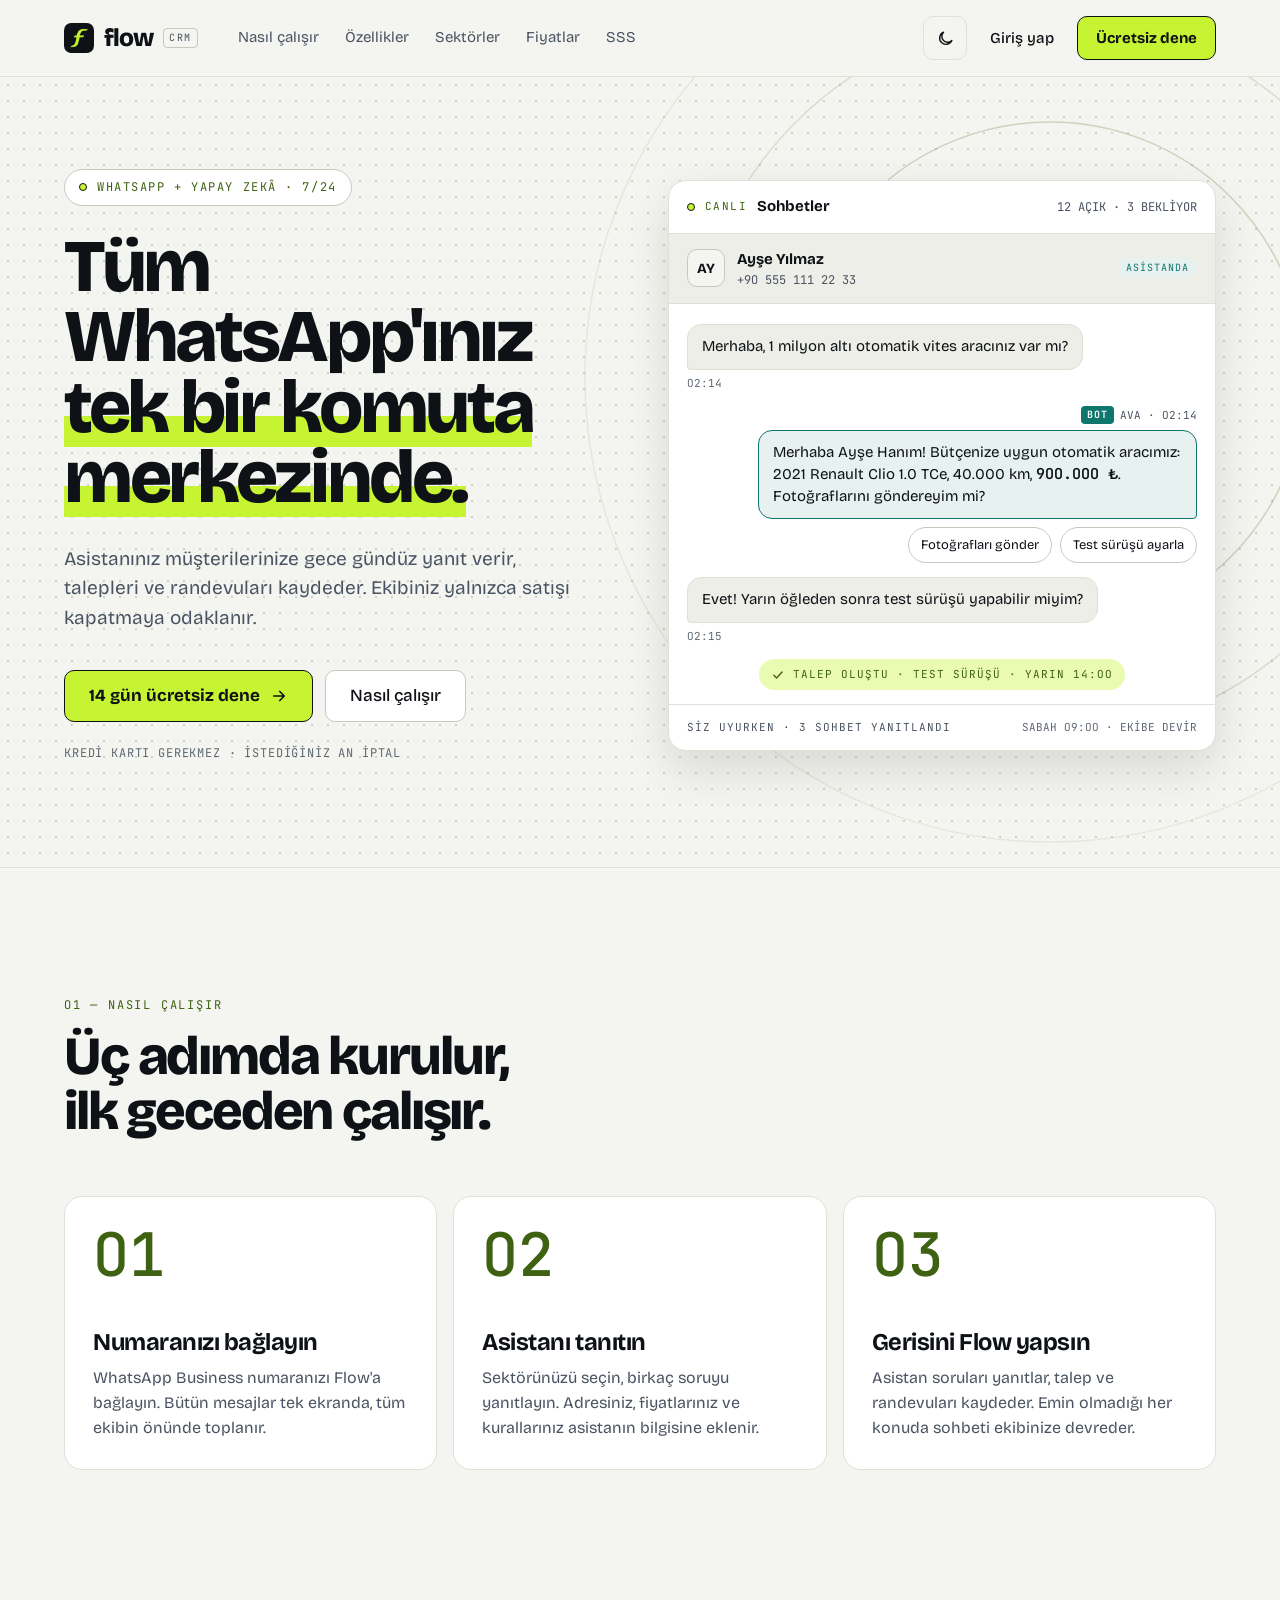
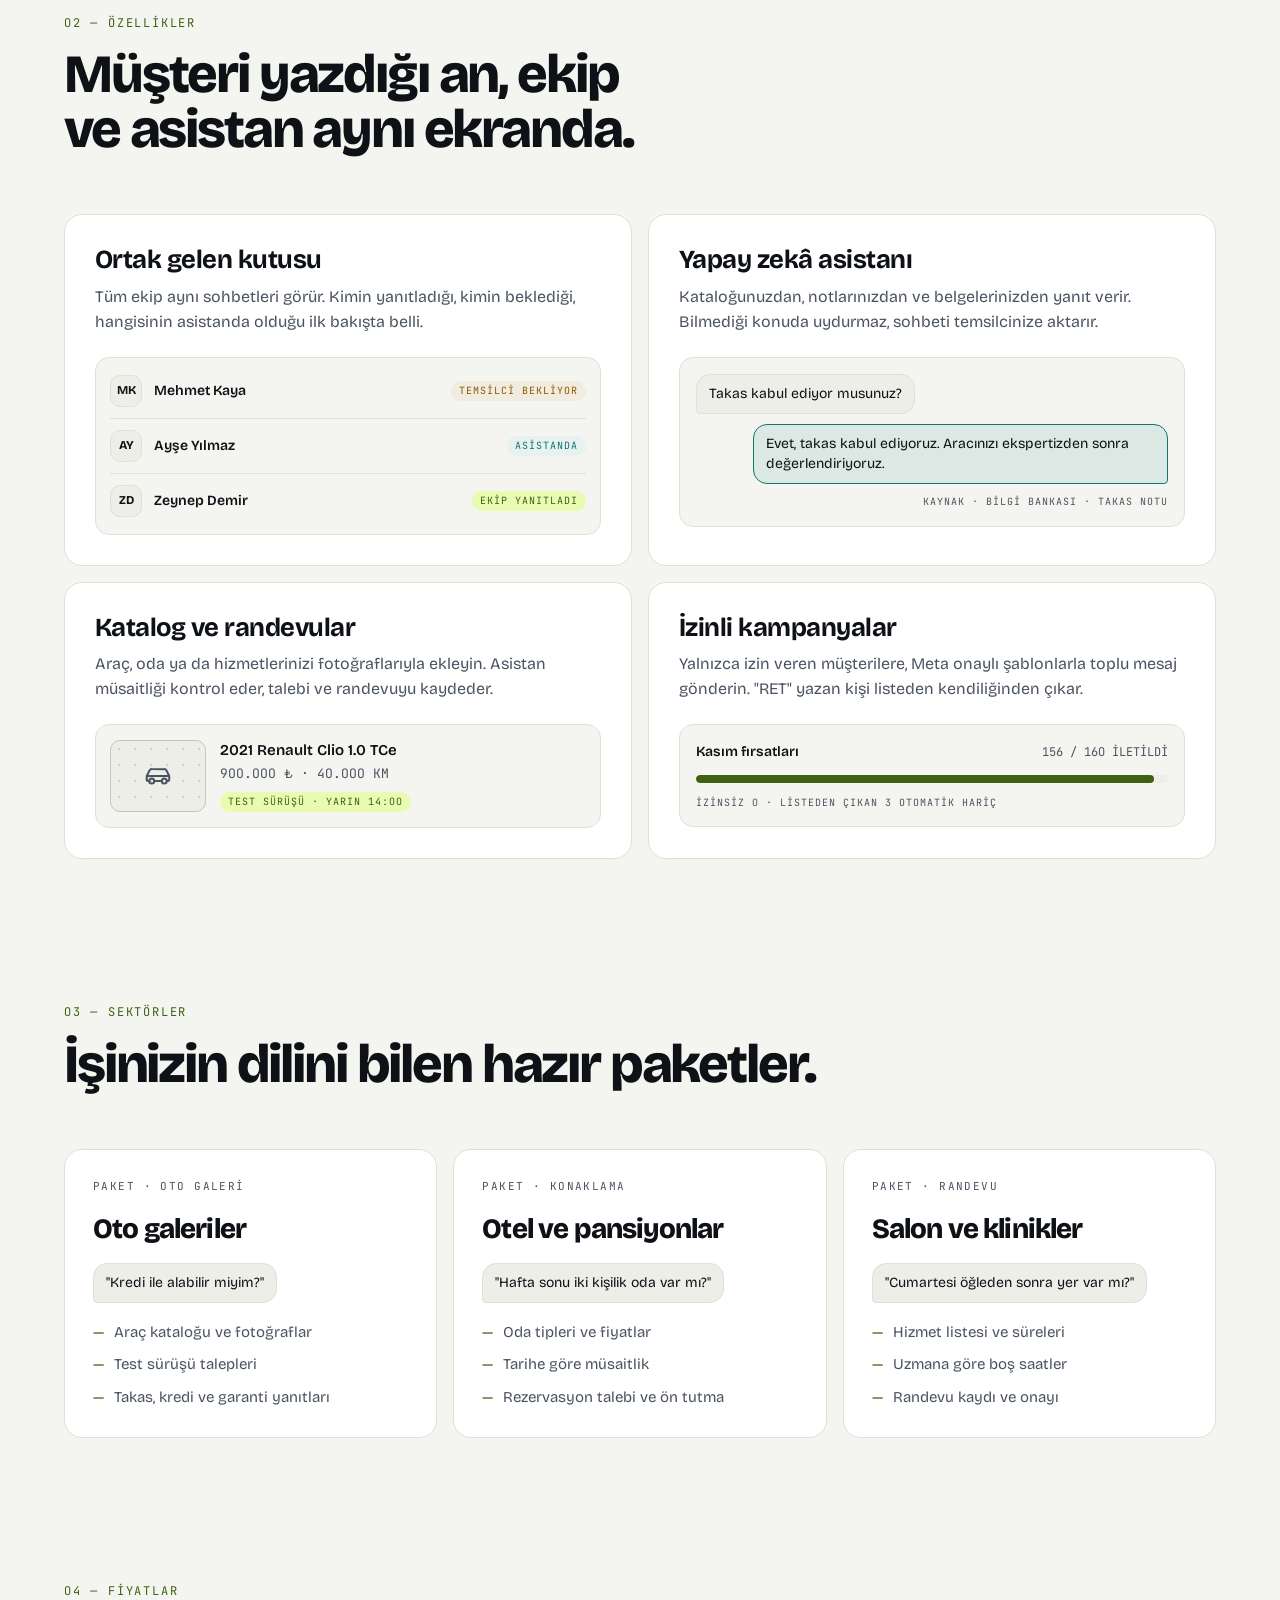
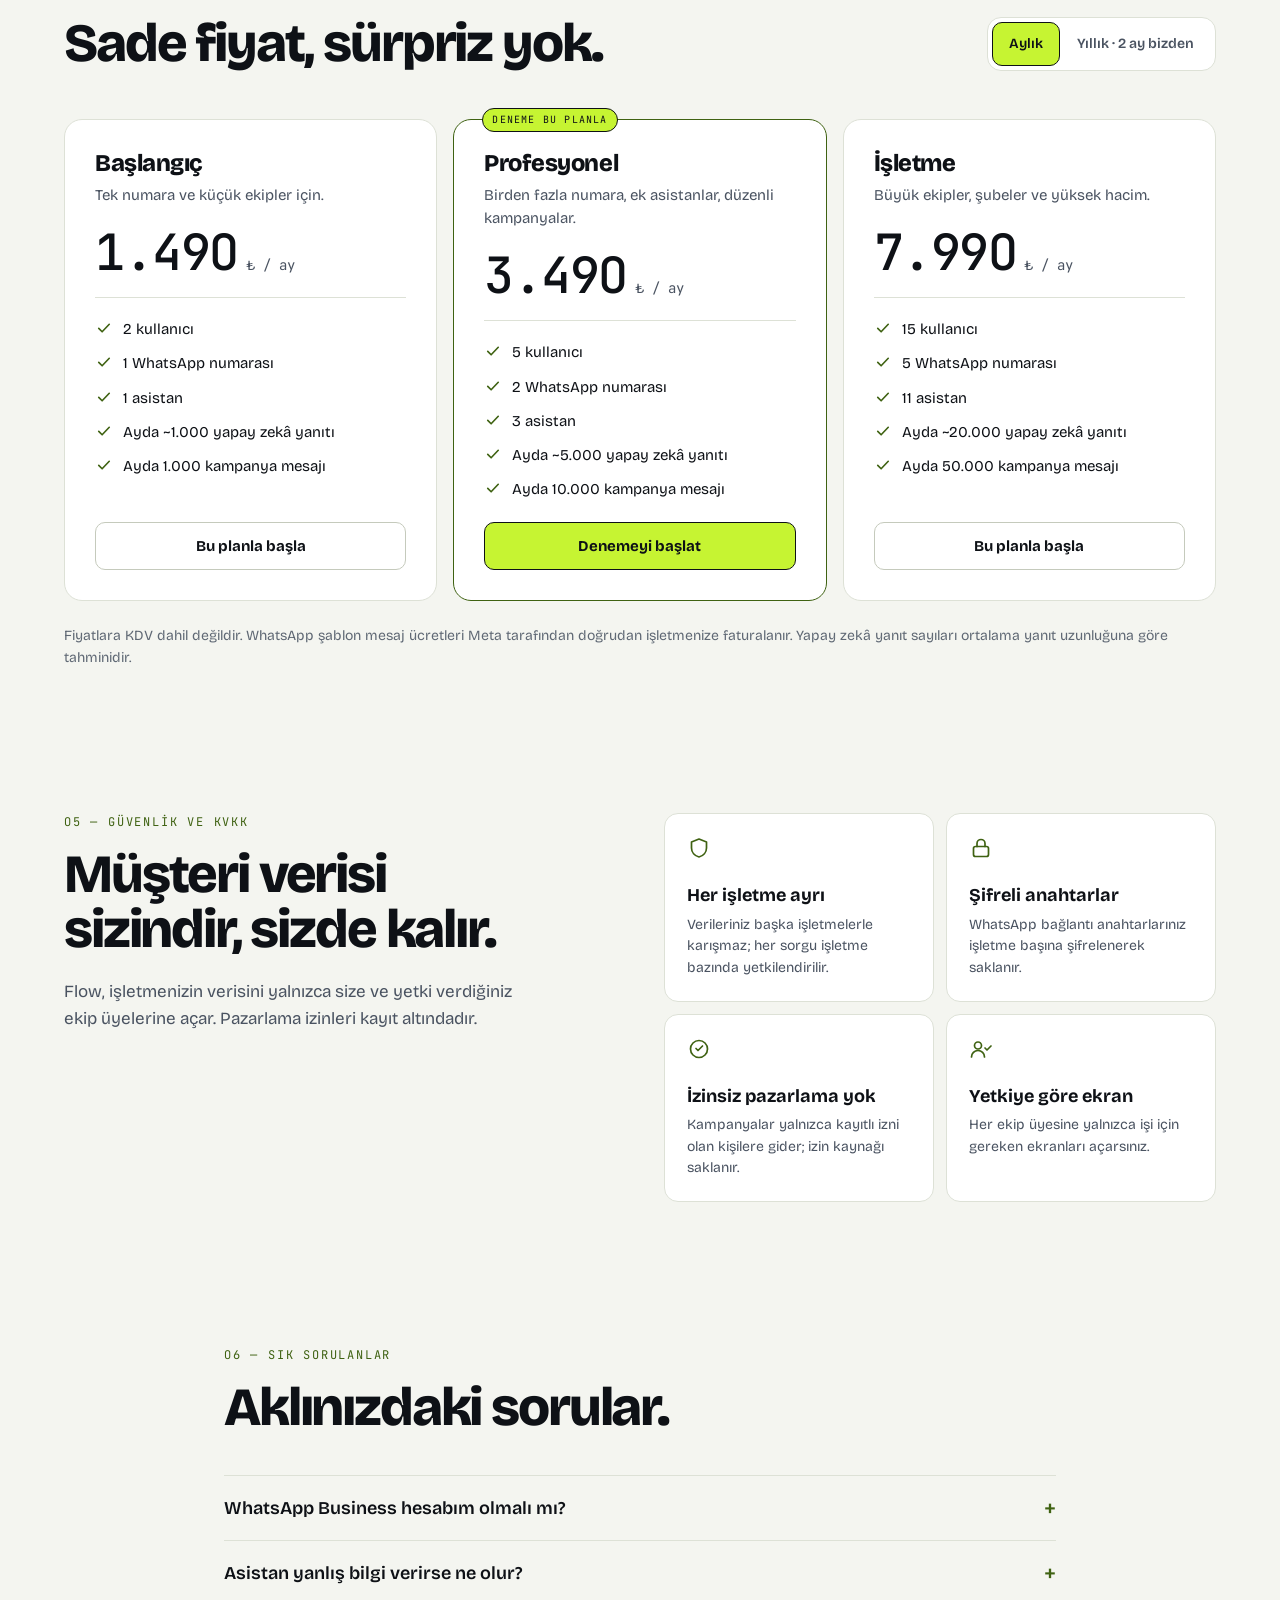
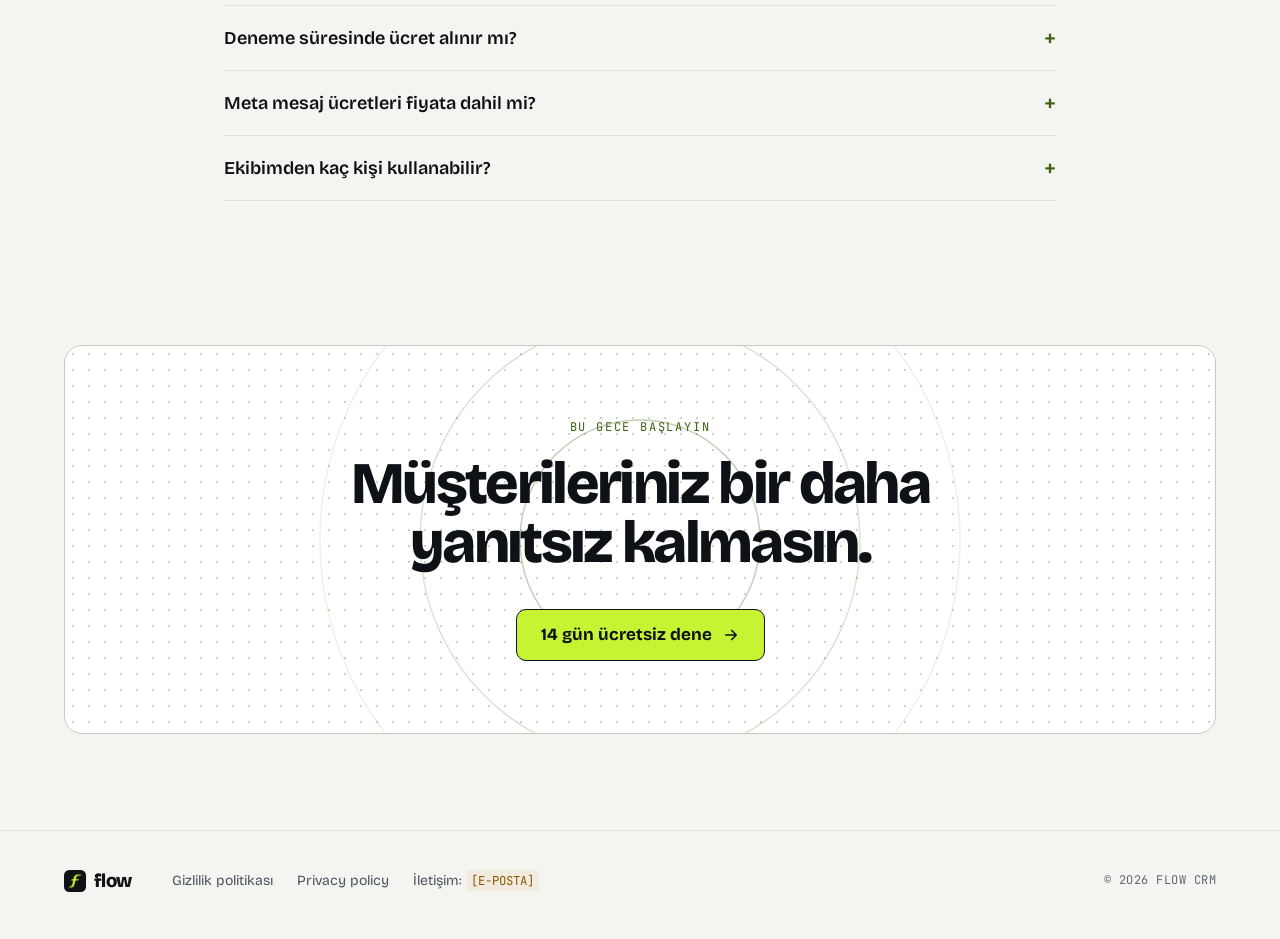
<file: docs/index.html>
<!doctype html>
<html lang="tr">
<head>
<meta charset="utf-8">
<meta name="viewport" content="width=device-width, initial-scale=1">
<title>Flow CRM · WhatsApp için ortak gelen kutusu ve yapay zekâ asistanı</title>
<meta name="description" content="Flow CRM, işletmenizin WhatsApp mesajlarını tek ekranda toplar. Yapay zekâ asistanı müşterilerinize gece gündüz yanıt verir, talepleri ve randevuları kaydeder. 14 gün ücretsiz deneyin.">
<meta name="theme-color" content="#0E1116">
<meta name="color-scheme" content="dark light">
<!-- TODO(owner): if the site moves to its own domain, update canonical, og:url and og:image. -->
<link rel="canonical" href="https://ahmetalpturan.github.io/flowCRMYonetim/">
<meta property="og:type" content="website">
<meta property="og:locale" content="tr_TR">
<meta property="og:site_name" content="Flow CRM">
<meta property="og:title" content="Flow CRM · Tüm WhatsApp'ınız tek bir komuta merkezinde">
<meta property="og:description" content="Asistanınız müşterilerinize gece gündüz yanıt verir, talepleri ve randevuları kaydeder. Ekibiniz yalnızca satışı kapatmaya odaklanır.">
<meta property="og:url" content="https://ahmetalpturan.github.io/flowCRMYonetim/">
<meta property="og:image" content="https://ahmetalpturan.github.io/flowCRMYonetim/assets/og-image.png">
<meta property="og:image:width" content="1200">
<meta property="og:image:height" content="630">
<meta property="og:image:alt" content="Flow CRM logosu ve “Tüm WhatsApp'ınız tek bir komuta merkezinde.” başlığı">
<meta name="twitter:card" content="summary_large_image">
<link rel="icon" href="assets/favicon-32.png" sizes="32x32" type="image/png">
<link rel="apple-touch-icon" href="assets/apple-touch-icon.png">
<link rel="preload" href="assets/fonts/BricolageDisplay-ExtraBold.ttf" as="font" type="font/ttf" crossorigin>
<link rel="preload" href="assets/fonts/Bricolage-Regular.ttf" as="font" type="font/ttf" crossorigin>
<link rel="stylesheet" href="assets/flow.css">
<link rel="stylesheet" href="assets/landing.css">
<script src="assets/theme.js"></script>
</head>
<body>
<a class="skip-link" href="#icerik">İçeriğe geç</a>

<header class="site-header">
  <a class="logo" href="./" aria-label="Flow CRM ana sayfa">
    <img class="logo-mark" src="assets/flow-mark.png" width="30" height="30" alt="">
    <span class="logo-word">flow</span>
    <span class="logo-badge">CRM</span>
  </a>
  <nav class="site-nav" aria-label="Sayfa bölümleri">
    <a href="#nasil">Nasıl çalışır</a>
    <a href="#ozellikler">Özellikler</a>
    <a href="#sektorler">Sektörler</a>
    <a href="#fiyatlar">Fiyatlar</a>
    <a href="#sss">SSS</a>
  </nav>
  <div class="header-actions">
    <button type="button" class="icon-btn theme-toggle js-only" data-theme-toggle data-label-light="Açık görünüme geç" data-label-dark="Koyu görünüme geç" aria-label="Açık görünüme geç" title="Açık görünüme geç">
      <svg class="icon-sun" width="19" height="19" viewBox="0 0 24 24" fill="none" stroke="currentColor" stroke-width="1.8" stroke-linecap="round" aria-hidden="true" focusable="false"><circle cx="12" cy="12" r="4"/><path d="M12 2.5v2M12 19.5v2M4.6 4.6 6 6M18 18l1.4 1.4M2.5 12h2M19.5 12h2M4.6 19.4 6 18M18 6l1.4-1.4"/></svg>
      <svg class="icon-moon" width="19" height="19" viewBox="0 0 24 24" fill="none" stroke="currentColor" stroke-width="1.8" stroke-linejoin="round" aria-hidden="true" focusable="false"><path d="M20 14.5A8 8 0 1 1 9.5 4a6.5 6.5 0 0 0 10.5 10.5z"/></svg>
    </button>
    <!-- TODO(owner): web app URL -->
    <a class="btn btn-ghost" href="#uygulama">Giriş yap</a>
    <!-- TODO(owner): web app URL -->
    <a class="btn btn-primary header-cta" href="#uygulama">Ücretsiz dene</a>
  </div>
</header>

<main id="icerik">

  <section class="hero dots" aria-labelledby="hero-title">
    <svg class="hero-rings" aria-hidden="true" focusable="false" width="980" height="980" viewBox="0 0 980 980">
      <circle cx="490" cy="490" r="150"/>
      <circle cx="490" cy="490" r="255" stroke-opacity=".75"/>
      <circle cx="490" cy="490" r="360" stroke-opacity=".5"/>
      <circle cx="490" cy="490" r="465" stroke-opacity=".28"/>
    </svg>
    <div class="hero-inner">
      <div class="rise">
        <p class="hero-chip"><span class="live-dot" aria-hidden="true"></span>WHATSAPP + YAPAY ZEKÂ · 7/24</p>
        <h1 class="hero-title" id="hero-title">Tüm WhatsApp'ınız <span class="hl">tek bir komuta merkezinde.</span></h1>
        <p class="hero-lead">Asistanınız müşterilerinize gece gündüz yanıt verir, talepleri ve randevuları kaydeder. Ekibiniz yalnızca satışı kapatmaya odaklanır.</p>
        <div class="hero-actions">
          <!-- TODO(owner): web app URL -->
          <a class="btn btn-primary btn-lg" href="#uygulama">14 gün ücretsiz dene <svg width="18" height="18" viewBox="0 0 24 24" fill="none" stroke="currentColor" stroke-width="2.2" stroke-linecap="round" stroke-linejoin="round" aria-hidden="true" focusable="false"><path d="M5 12h14M13 6l6 6-6 6"/></svg></a>
          <a class="btn btn-secondary btn-lg" href="#nasil">Nasıl çalışır</a>
        </div>
        <p class="hero-note">KREDİ KARTI GEREKMEZ · İSTEDİĞİNİZ AN İPTAL</p>
      </div>

      <figure class="demo rise" style="--d: 140ms" aria-label="Örnek sohbet ekranı: asistan gece bir müşteriye yanıt veriyor">
        <div class="demo-bar">
          <span class="live-dot" aria-hidden="true"></span>
          <span class="label-live">CANLI</span>
          <span class="title">Sohbetler</span>
          <span class="count">12 AÇIK · 3 BEKLİYOR</span>
        </div>
        <div class="demo-contact">
          <span class="avatar" aria-hidden="true">AY</span>
          <div class="who">
            <div class="name">Ayşe Yılmaz</div>
            <div class="phone">+90 555 111 22 33</div>
          </div>
          <span class="tag tag-assistant">ASİSTANDA</span>
        </div>
        <div class="demo-body">
          <div class="msg msg-in rise" style="--d: 500ms">
            <div class="bubble bubble-customer">Merhaba, 1 milyon altı otomatik vites aracınız var mı?</div>
            <div class="msg-time">02:14</div>
          </div>
          <div class="msg msg-out rise" style="--d: 1100ms">
            <div class="msg-meta"><span class="role-bot">BOT</span><span class="by">AVA · 02:14</span></div>
            <div class="bubble bubble-bot">Merhaba Ayşe Hanım! Bütçenize uygun otomatik aracımız: 2021 Renault Clio 1.0 TCe, 40.000 km, <span class="amount">900.000 ₺</span>. Fotoğraflarını göndereyim mi?</div>
            <div class="quick-replies">
              <span class="chip">Fotoğrafları gönder</span>
              <span class="chip">Test sürüşü ayarla</span>
            </div>
          </div>
          <div class="msg msg-in rise" style="--d: 1700ms">
            <div class="bubble bubble-customer">Evet! Yarın öğleden sonra test sürüşü yapabilir miyim?</div>
            <div class="msg-time">02:15</div>
          </div>
          <div class="demo-event rise" style="--d: 2300ms">
            <svg width="14" height="14" viewBox="0 0 24 24" fill="none" stroke="currentColor" stroke-width="2.4" stroke-linecap="round" stroke-linejoin="round" aria-hidden="true" focusable="false"><path d="m5 12.5 4.5 4.5L19 7"/></svg>
            <span>TALEP OLUŞTU · TEST SÜRÜŞÜ · YARIN 14:00</span>
          </div>
        </div>
        <div class="demo-foot">
          <span class="left">SİZ UYURKEN · 3 SOHBET YANITLANDI</span>
          <span class="right">SABAH 09:00 · EKİBE DEVİR</span>
        </div>
      </figure>
    </div>
  </section>

  <section class="section section-first" id="nasil" aria-labelledby="nasil-title">
    <p class="eyebrow">01 — NASIL ÇALIŞIR</p>
    <h2 class="section-title" id="nasil-title">Üç adımda kurulur, ilk geceden çalışır.</h2>
    <ol class="steps">
      <li class="step">
        <span class="step-num" aria-hidden="true">01</span>
        <h3 class="card-title">Numaranızı bağlayın</h3>
        <p class="card-text">WhatsApp Business numaranızı Flow'a bağlayın. Bütün mesajlar tek ekranda, tüm ekibin önünde toplanır.</p>
      </li>
      <li class="step">
        <span class="step-num" aria-hidden="true">02</span>
        <h3 class="card-title">Asistanı tanıtın</h3>
        <p class="card-text">Sektörünüzü seçin, birkaç soruyu yanıtlayın. Adresiniz, fiyatlarınız ve kurallarınız asistanın bilgisine eklenir.</p>
      </li>
      <li class="step">
        <span class="step-num" aria-hidden="true">03</span>
        <h3 class="card-title">Gerisini Flow yapsın</h3>
        <p class="card-text">Asistan soruları yanıtlar, talep ve randevuları kaydeder. Emin olmadığı her konuda sohbeti ekibinize devreder.</p>
      </li>
    </ol>
  </section>

  <section class="section" id="ozellikler" aria-labelledby="ozellikler-title">
    <p class="eyebrow">02 — ÖZELLİKLER</p>
    <h2 class="section-title" id="ozellikler-title">Müşteri yazdığı an, ekip ve asistan aynı ekranda.</h2>
    <div class="features">

      <article class="feature">
        <div>
          <h3 class="card-title">Ortak gelen kutusu</h3>
          <p class="card-text">Tüm ekip aynı sohbetleri görür. Kimin yanıtladığı, kimin beklediği, hangisinin asistanda olduğu ilk bakışta belli.</p>
        </div>
        <div class="mock mock-list">
          <div class="mock-row">
            <span class="avatar-sm" aria-hidden="true">MK</span>
            <span class="name">Mehmet Kaya</span>
            <span class="tag tag-warning">TEMSİLCİ BEKLİYOR</span>
          </div>
          <div class="mock-row">
            <span class="avatar-sm" aria-hidden="true">AY</span>
            <span class="name">Ayşe Yılmaz</span>
            <span class="tag tag-assistant">ASİSTANDA</span>
          </div>
          <div class="mock-row">
            <span class="avatar-sm" aria-hidden="true">ZD</span>
            <span class="name">Zeynep Demir</span>
            <span class="tag tag-accent">EKİP YANITLADI</span>
          </div>
        </div>
      </article>

      <article class="feature">
        <div>
          <h3 class="card-title">Yapay zekâ asistanı</h3>
          <p class="card-text">Kataloğunuzdan, notlarınızdan ve belgelerinizden yanıt verir. Bilmediği konuda uydurmaz, sohbeti temsilcinize aktarır.</p>
        </div>
        <div class="mock mock-chat">
          <div class="bubble bubble-customer">Takas kabul ediyor musunuz?</div>
          <div class="bubble bubble-bot">Evet, takas kabul ediyoruz. Aracınızı ekspertizden sonra değerlendiriyoruz.</div>
          <div class="mock-source">KAYNAK · BİLGİ BANKASI · TAKAS NOTU</div>
        </div>
      </article>

      <article class="feature">
        <div>
          <h3 class="card-title">Katalog ve randevular</h3>
          <p class="card-text">Araç, oda ya da hizmetlerinizi fotoğraflarıyla ekleyin. Asistan müsaitliği kontrol eder, talebi ve randevuyu kaydeder.</p>
        </div>
        <div class="mock mock-catalog">
          <div class="thumb dots" aria-hidden="true">
            <svg width="30" height="30" viewBox="0 0 24 24" fill="none" stroke="currentColor" stroke-width="1.6" stroke-linecap="round" stroke-linejoin="round" focusable="false"><path d="M3 15v-3l2.2-4.4A2 2 0 0 1 7 6.5h10a2 2 0 0 1 1.8 1.1L21 12v3a1 1 0 0 1-1 1h-1"/><path d="M5 16H4a1 1 0 0 1-1-1"/><circle cx="7" cy="16" r="2"/><circle cx="17" cy="16" r="2"/><path d="M9 16h6M3.5 12h17"/></svg>
          </div>
          <div class="info">
            <div class="item">2021 Renault Clio 1.0 TCe</div>
            <div class="meta">900.000 ₺ · 40.000 KM</div>
            <span class="tag tag-accent">TEST SÜRÜŞÜ · YARIN 14:00</span>
          </div>
        </div>
      </article>

      <article class="feature">
        <div>
          <h3 class="card-title">İzinli kampanyalar</h3>
          <p class="card-text">Yalnızca izin veren müşterilere, Meta onaylı şablonlarla toplu mesaj gönderin. "RET" yazan kişi listeden kendiliğinden çıkar.</p>
        </div>
        <div class="mock mock-campaign">
          <div class="head"><span class="title">Kasım fırsatları</span><span class="count">156 / 160 İLETİLDİ</span></div>
          <div class="meter" aria-hidden="true"><span style="width: 97%"></span></div>
          <div class="foot">İZİNSİZ 0 · LİSTEDEN ÇIKAN 3 OTOMATİK HARİÇ</div>
        </div>
      </article>
    </div>
  </section>

  <section class="section" id="sektorler" aria-labelledby="sektorler-title">
    <p class="eyebrow">03 — SEKTÖRLER</p>
    <h2 class="section-title" id="sektorler-title">İşinizin dilini bilen hazır paketler.</h2>
    <div class="sectors">
      <article class="sector">
        <span class="kicker">PAKET · OTO GALERİ</span>
        <h3 class="card-title">Oto galeriler</h3>
        <div class="bubble bubble-customer">"Kredi ile alabilir miyim?"</div>
        <ul class="dash-list">
          <li><span aria-hidden="true">—</span>Araç kataloğu ve fotoğraflar</li>
          <li><span aria-hidden="true">—</span>Test sürüşü talepleri</li>
          <li><span aria-hidden="true">—</span>Takas, kredi ve garanti yanıtları</li>
        </ul>
      </article>
      <article class="sector">
        <span class="kicker">PAKET · KONAKLAMA</span>
        <h3 class="card-title">Otel ve pansiyonlar</h3>
        <div class="bubble bubble-customer">"Hafta sonu iki kişilik oda var mı?"</div>
        <ul class="dash-list">
          <li><span aria-hidden="true">—</span>Oda tipleri ve fiyatlar</li>
          <li><span aria-hidden="true">—</span>Tarihe göre müsaitlik</li>
          <li><span aria-hidden="true">—</span>Rezervasyon talebi ve ön tutma</li>
        </ul>
      </article>
      <article class="sector">
        <span class="kicker">PAKET · RANDEVU</span>
        <h3 class="card-title">Salon ve klinikler</h3>
        <div class="bubble bubble-customer">"Cumartesi öğleden sonra yer var mı?"</div>
        <ul class="dash-list">
          <li><span aria-hidden="true">—</span>Hizmet listesi ve süreleri</li>
          <li><span aria-hidden="true">—</span>Uzmana göre boş saatler</li>
          <li><span aria-hidden="true">—</span>Randevu kaydı ve onayı</li>
        </ul>
      </article>
    </div>
  </section>

  <section class="section" id="fiyatlar" aria-labelledby="fiyatlar-title">
    <div class="pricing-head">
      <div>
        <p class="eyebrow">04 — FİYATLAR</p>
        <h2 class="section-title" id="fiyatlar-title">Sade fiyat, sürpriz yok.</h2>
      </div>
      <div class="segmented js-only" role="group" aria-label="Ödeme dönemi" data-billing-toggle>
        <button type="button" data-period="monthly" aria-pressed="true">Aylık</button>
        <button type="button" data-period="yearly" aria-pressed="false">Yıllık · 2 ay bizden</button>
      </div>
    </div>
    <div class="plans">

      <article class="plan">
        <div>
          <h3 class="card-title">Başlangıç</h3>
          <p class="plan-desc">Tek numara ve küçük ekipler için.</p>
        </div>
        <p class="price-row"><span class="price" data-price-monthly="1.490" data-price-yearly="14.900">1.490</span> <span class="unit" data-unit>₺ / ay</span></p>
        <ul class="plan-features">
          <li><svg width="18" height="18" viewBox="0 0 24 24" fill="none" stroke="currentColor" stroke-width="2.2" stroke-linecap="round" stroke-linejoin="round" aria-hidden="true" focusable="false"><path d="m5 12.5 4.5 4.5L19 7"/></svg><span>2 kullanıcı</span></li>
          <li><svg width="18" height="18" viewBox="0 0 24 24" fill="none" stroke="currentColor" stroke-width="2.2" stroke-linecap="round" stroke-linejoin="round" aria-hidden="true" focusable="false"><path d="m5 12.5 4.5 4.5L19 7"/></svg><span>1 WhatsApp numarası</span></li>
          <li><svg width="18" height="18" viewBox="0 0 24 24" fill="none" stroke="currentColor" stroke-width="2.2" stroke-linecap="round" stroke-linejoin="round" aria-hidden="true" focusable="false"><path d="m5 12.5 4.5 4.5L19 7"/></svg><span>1 asistan</span></li>
          <li><svg width="18" height="18" viewBox="0 0 24 24" fill="none" stroke="currentColor" stroke-width="2.2" stroke-linecap="round" stroke-linejoin="round" aria-hidden="true" focusable="false"><path d="m5 12.5 4.5 4.5L19 7"/></svg><span>Ayda ~1.000 yapay zekâ yanıtı</span></li>
          <li><svg width="18" height="18" viewBox="0 0 24 24" fill="none" stroke="currentColor" stroke-width="2.2" stroke-linecap="round" stroke-linejoin="round" aria-hidden="true" focusable="false"><path d="m5 12.5 4.5 4.5L19 7"/></svg><span>Ayda 1.000 kampanya mesajı</span></li>
        </ul>
        <!-- TODO(owner): web app URL -->
        <a class="btn btn-outline" href="#uygulama">Bu planla başla</a>
      </article>

      <article class="plan is-featured">
        <span class="plan-badge">DENEME BU PLANLA</span>
        <div>
          <h3 class="card-title">Profesyonel</h3>
          <p class="plan-desc">Birden fazla numara, ek asistanlar, düzenli kampanyalar.</p>
        </div>
        <p class="price-row"><span class="price" data-price-monthly="3.490" data-price-yearly="34.900">3.490</span> <span class="unit" data-unit>₺ / ay</span></p>
        <ul class="plan-features">
          <li><svg width="18" height="18" viewBox="0 0 24 24" fill="none" stroke="currentColor" stroke-width="2.2" stroke-linecap="round" stroke-linejoin="round" aria-hidden="true" focusable="false"><path d="m5 12.5 4.5 4.5L19 7"/></svg><span>5 kullanıcı</span></li>
          <li><svg width="18" height="18" viewBox="0 0 24 24" fill="none" stroke="currentColor" stroke-width="2.2" stroke-linecap="round" stroke-linejoin="round" aria-hidden="true" focusable="false"><path d="m5 12.5 4.5 4.5L19 7"/></svg><span>2 WhatsApp numarası</span></li>
          <li><svg width="18" height="18" viewBox="0 0 24 24" fill="none" stroke="currentColor" stroke-width="2.2" stroke-linecap="round" stroke-linejoin="round" aria-hidden="true" focusable="false"><path d="m5 12.5 4.5 4.5L19 7"/></svg><span>3 asistan</span></li>
          <li><svg width="18" height="18" viewBox="0 0 24 24" fill="none" stroke="currentColor" stroke-width="2.2" stroke-linecap="round" stroke-linejoin="round" aria-hidden="true" focusable="false"><path d="m5 12.5 4.5 4.5L19 7"/></svg><span>Ayda ~5.000 yapay zekâ yanıtı</span></li>
          <li><svg width="18" height="18" viewBox="0 0 24 24" fill="none" stroke="currentColor" stroke-width="2.2" stroke-linecap="round" stroke-linejoin="round" aria-hidden="true" focusable="false"><path d="m5 12.5 4.5 4.5L19 7"/></svg><span>Ayda 10.000 kampanya mesajı</span></li>
        </ul>
        <!-- TODO(owner): web app URL -->
        <a class="btn btn-primary" href="#uygulama">Denemeyi başlat</a>
      </article>

      <article class="plan">
        <div>
          <h3 class="card-title">İşletme</h3>
          <p class="plan-desc">Büyük ekipler, şubeler ve yüksek hacim.</p>
        </div>
        <p class="price-row"><span class="price" data-price-monthly="7.990" data-price-yearly="79.900">7.990</span> <span class="unit" data-unit>₺ / ay</span></p>
        <ul class="plan-features">
          <li><svg width="18" height="18" viewBox="0 0 24 24" fill="none" stroke="currentColor" stroke-width="2.2" stroke-linecap="round" stroke-linejoin="round" aria-hidden="true" focusable="false"><path d="m5 12.5 4.5 4.5L19 7"/></svg><span>15 kullanıcı</span></li>
          <li><svg width="18" height="18" viewBox="0 0 24 24" fill="none" stroke="currentColor" stroke-width="2.2" stroke-linecap="round" stroke-linejoin="round" aria-hidden="true" focusable="false"><path d="m5 12.5 4.5 4.5L19 7"/></svg><span>5 WhatsApp numarası</span></li>
          <li><svg width="18" height="18" viewBox="0 0 24 24" fill="none" stroke="currentColor" stroke-width="2.2" stroke-linecap="round" stroke-linejoin="round" aria-hidden="true" focusable="false"><path d="m5 12.5 4.5 4.5L19 7"/></svg><span>11 asistan</span></li>
          <li><svg width="18" height="18" viewBox="0 0 24 24" fill="none" stroke="currentColor" stroke-width="2.2" stroke-linecap="round" stroke-linejoin="round" aria-hidden="true" focusable="false"><path d="m5 12.5 4.5 4.5L19 7"/></svg><span>Ayda ~20.000 yapay zekâ yanıtı</span></li>
          <li><svg width="18" height="18" viewBox="0 0 24 24" fill="none" stroke="currentColor" stroke-width="2.2" stroke-linecap="round" stroke-linejoin="round" aria-hidden="true" focusable="false"><path d="m5 12.5 4.5 4.5L19 7"/></svg><span>Ayda 50.000 kampanya mesajı</span></li>
        </ul>
        <!-- TODO(owner): web app URL -->
        <a class="btn btn-outline" href="#uygulama">Bu planla başla</a>
      </article>
    </div>
    <p class="fine-print">Fiyatlara KDV dahil değildir. WhatsApp şablon mesaj ücretleri Meta tarafından doğrudan işletmenize faturalanır. Yapay zekâ yanıt sayıları ortalama yanıt uzunluğuna göre tahminidir.</p>
  </section>

  <section class="section" id="guvenlik" aria-labelledby="guvenlik-title">
    <div class="security">
      <div>
        <p class="eyebrow">05 — GÜVENLİK VE KVKK</p>
        <h2 class="section-title" id="guvenlik-title">Müşteri verisi sizindir, sizde kalır.</h2>
        <p class="security-lead">Flow, işletmenizin verisini yalnızca size ve yetki verdiğiniz ekip üyelerine açar. Pazarlama izinleri kayıt altındadır.</p>
      </div>
      <div class="trust-grid">
        <div class="trust">
          <svg width="24" height="24" viewBox="0 0 24 24" fill="none" stroke="currentColor" stroke-width="1.7" stroke-linejoin="round" aria-hidden="true" focusable="false"><path d="M12 3 4.5 6v6c0 4.4 3.2 7.9 7.5 9 4.3-1.1 7.5-4.6 7.5-9V6z"/></svg>
          <h3>Her işletme ayrı</h3>
          <p>Verileriniz başka işletmelerle karışmaz; her sorgu işletme bazında yetkilendirilir.</p>
        </div>
        <div class="trust">
          <svg width="24" height="24" viewBox="0 0 24 24" fill="none" stroke="currentColor" stroke-width="1.7" stroke-linecap="round" stroke-linejoin="round" aria-hidden="true" focusable="false"><rect x="4.5" y="10.5" width="15" height="10" rx="2"/><path d="M8 10.5V7.5a4 4 0 0 1 8 0v3"/></svg>
          <h3>Şifreli anahtarlar</h3>
          <p>WhatsApp bağlantı anahtarlarınız işletme başına şifrelenerek saklanır.</p>
        </div>
        <div class="trust">
          <svg width="24" height="24" viewBox="0 0 24 24" fill="none" stroke="currentColor" stroke-width="1.7" stroke-linecap="round" stroke-linejoin="round" aria-hidden="true" focusable="false"><path d="M9 11.5 11 13.5 15.5 9"/><circle cx="12" cy="12" r="8.5"/></svg>
          <h3>İzinsiz pazarlama yok</h3>
          <p>Kampanyalar yalnızca kayıtlı izni olan kişilere gider; izin kaynağı saklanır.</p>
        </div>
        <div class="trust">
          <svg width="24" height="24" viewBox="0 0 24 24" fill="none" stroke="currentColor" stroke-width="1.7" stroke-linecap="round" stroke-linejoin="round" aria-hidden="true" focusable="false"><circle cx="9" cy="8.5" r="3.5"/><path d="M2.5 20a6.5 6.5 0 0 1 13 0"/><path d="m16 11 2 2 4-4"/></svg>
          <h3>Yetkiye göre ekran</h3>
          <p>Her ekip üyesine yalnızca işi için gereken ekranları açarsınız.</p>
        </div>
      </div>
    </div>
  </section>

  <section class="section section-narrow" id="sss" aria-labelledby="sss-title">
    <p class="eyebrow">06 — SIK SORULANLAR</p>
    <h2 class="section-title faq-title" id="sss-title">Aklınızdaki sorular.</h2>
    <div class="faq">
      <details>
        <summary>WhatsApp Business hesabım olmalı mı?<span class="faq-icon" aria-hidden="true">+</span></summary>
        <p>Evet. Flow, Meta'nın resmi WhatsApp Business Platform'u üzerinden çalışır. Numaranızı bağlarken her adımda size yol gösteririz.</p>
      </details>
      <details>
        <summary>Asistan yanlış bilgi verirse ne olur?<span class="faq-icon" aria-hidden="true">+</span></summary>
        <p>Asistan yalnızca sizin girdiğiniz bilgilerden yanıt verir. Emin olmadığında ya da müşteri bir yetkili istediğinde sohbeti ekibinize aktarır.</p>
      </details>
      <details>
        <summary>Deneme süresinde ücret alınır mı?<span class="faq-icon" aria-hidden="true">+</span></summary>
        <p>Hayır. 14 gün boyunca Profesyonel plan ücretsizdir ve kart bilgisi istenmez. Süre bitince dilediğiniz planı seçersiniz.</p>
      </details>
      <details>
        <summary>Meta mesaj ücretleri fiyata dahil mi?<span class="faq-icon" aria-hidden="true">+</span></summary>
        <p>Hayır. WhatsApp şablon mesaj ücretlerini Meta doğrudan işletmenize faturalar. Flow aboneliği bunlardan ayrıdır.</p>
      </details>
      <details>
        <summary>Ekibimden kaç kişi kullanabilir?<span class="faq-icon" aria-hidden="true">+</span></summary>
        <p>Planınıza göre 2 ile 15 kullanıcı. Her üyeye yalnızca ihtiyaç duyduğu ekranları açabilirsiniz.</p>
      </details>
    </div>
  </section>

  <section class="section cta-section" aria-labelledby="cta-title">
    <div class="cta dots">
      <svg class="cta-rings" aria-hidden="true" focusable="false" width="720" height="720" viewBox="0 0 720 720">
        <circle cx="360" cy="360" r="120"/>
        <circle cx="360" cy="360" r="220" stroke-opacity=".6"/>
        <circle cx="360" cy="360" r="320" stroke-opacity=".3"/>
      </svg>
      <div class="cta-inner">
        <p class="eyebrow">BU GECE BAŞLAYIN</p>
        <h2 class="cta-title" id="cta-title">Müşterileriniz bir daha yanıtsız kalmasın.</h2>
        <!-- TODO(owner): web app URL -->
        <a class="btn btn-primary btn-lg" href="#uygulama">14 gün ücretsiz dene <svg width="18" height="18" viewBox="0 0 24 24" fill="none" stroke="currentColor" stroke-width="2.2" stroke-linecap="round" stroke-linejoin="round" aria-hidden="true" focusable="false"><path d="M5 12h14M13 6l6 6-6 6"/></svg></a>
      </div>
    </div>
  </section>

</main>

<footer class="site-footer">
  <div class="site-footer-inner">
    <span class="logo logo-sm">
      <img class="logo-mark" src="assets/flow-mark.png" width="22" height="22" alt="">
      <span class="logo-word">flow</span>
    </span>
    <nav class="footer-nav" aria-label="Alt bağlantılar">
      <a href="gizlilik/">Gizlilik politikası</a>
      <a href="privacy/" hreflang="en" lang="en">Privacy policy</a>
      <!-- TODO(owner): replace [E-POSTA] with the contact address and make it a mailto: link. -->
      <span class="footer-text">İletişim:&nbsp;<mark class="todo">[E-POSTA]</mark></span>
    </nav>
    <span class="copyright">© 2026 FLOW CRM</span>
  </div>
</footer>

<script>
(function () {
  "use strict";
  var group = document.querySelector("[data-billing-toggle]");
  if (!group) return;
  var buttons = group.querySelectorAll("button[data-period]");
  var prices = document.querySelectorAll("[data-price-monthly]");
  var units = document.querySelectorAll("[data-unit]");
  function select(period) {
    var yearly = period === "yearly";
    for (var i = 0; i < buttons.length; i++) {
      buttons[i].setAttribute("aria-pressed", String(buttons[i].getAttribute("data-period") === period));
    }
    for (var j = 0; j < prices.length; j++) {
      prices[j].textContent = prices[j].getAttribute(yearly ? "data-price-yearly" : "data-price-monthly");
    }
    for (var k = 0; k < units.length; k++) {
      units[k].textContent = yearly ? "₺ / yıl" : "₺ / ay";
    }
  }
  for (var i = 0; i < buttons.length; i++) {
    buttons[i].addEventListener("click", function () {
      select(this.getAttribute("data-period"));
    });
  }
})();
</script>
</body>
</html>
</file>
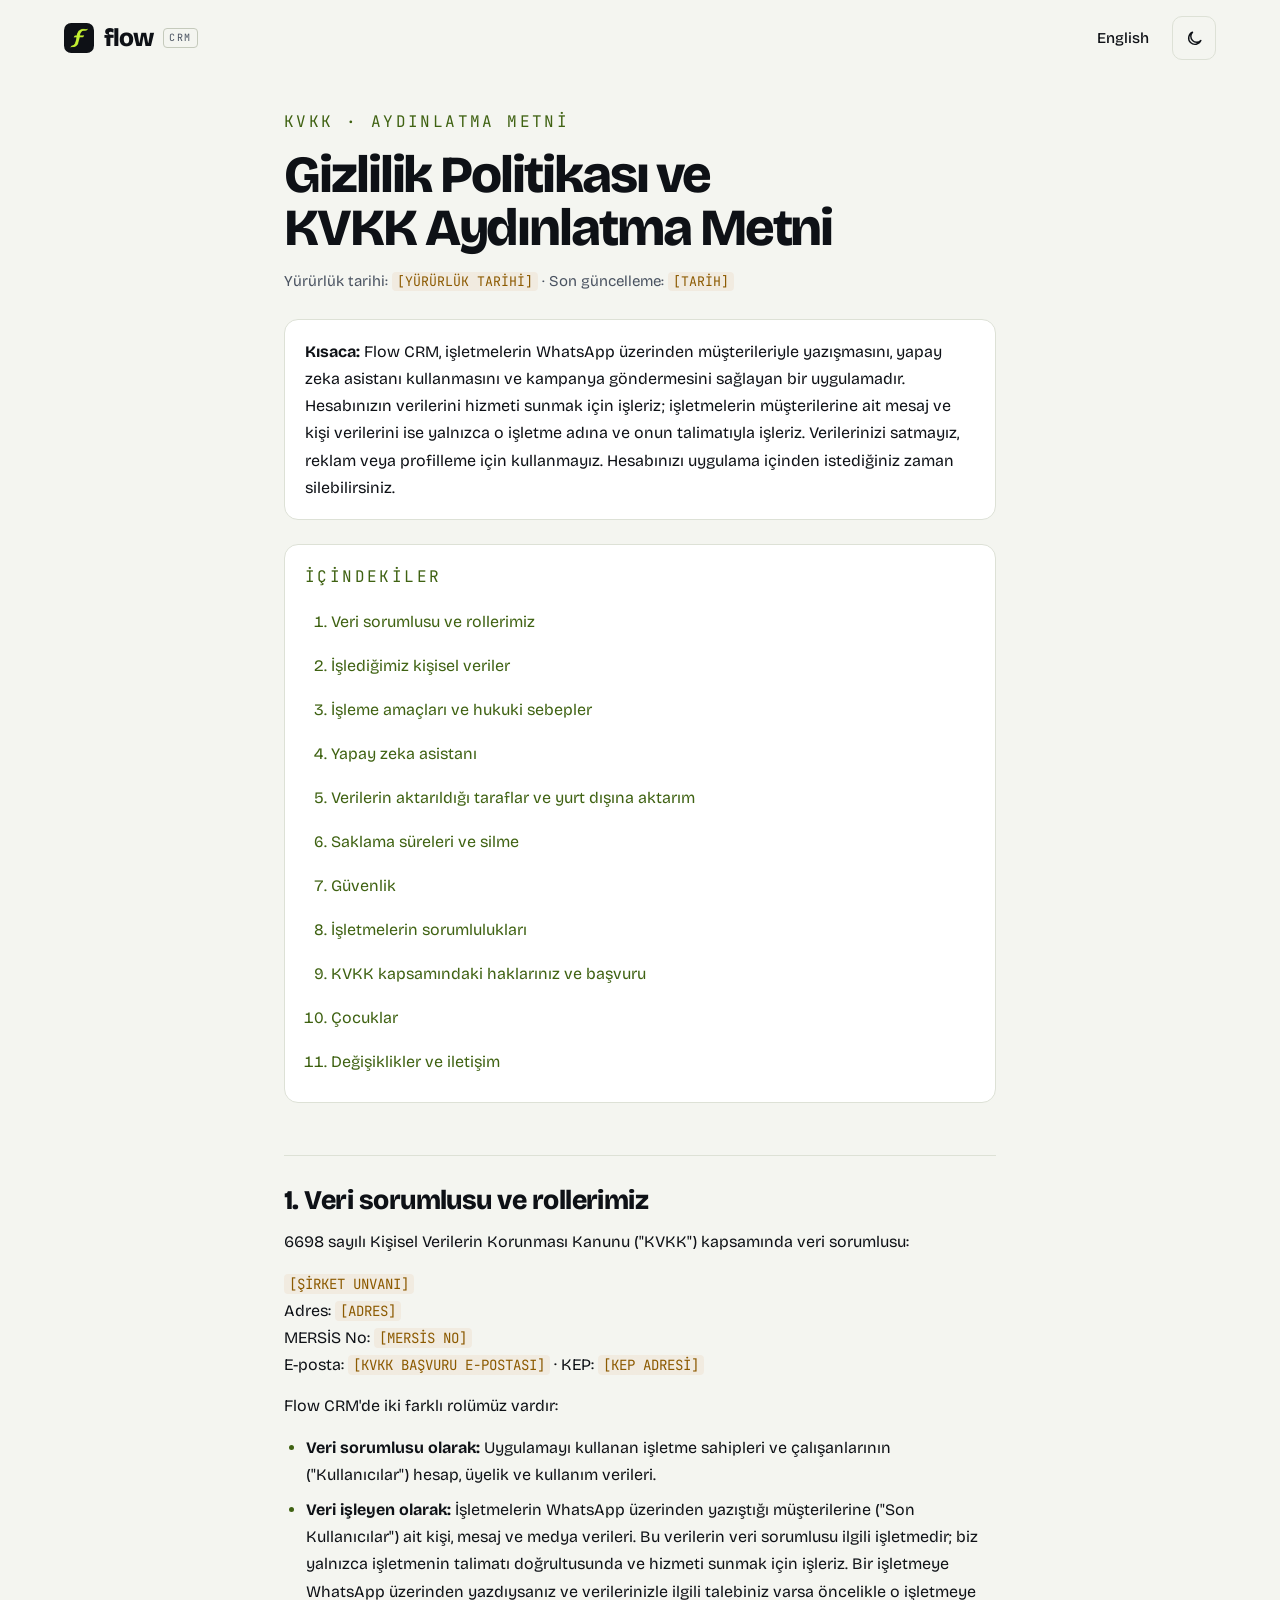
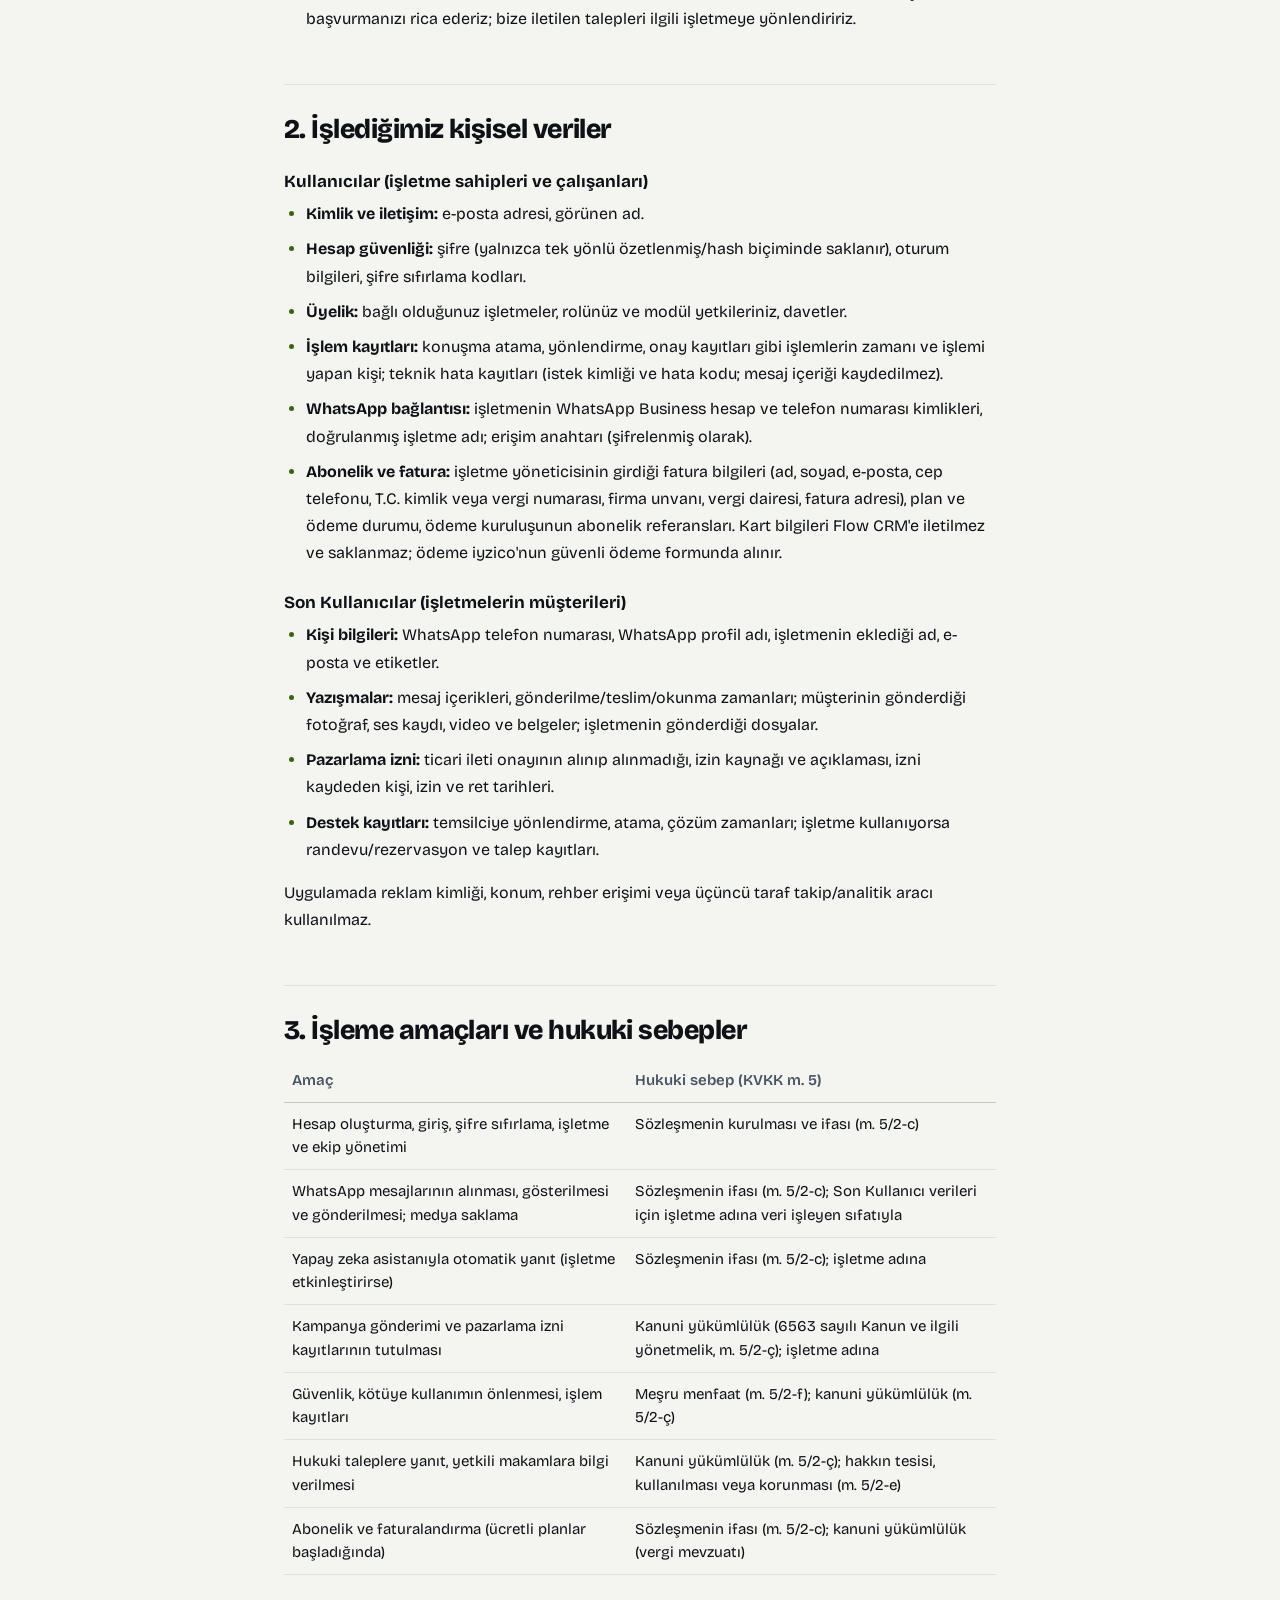
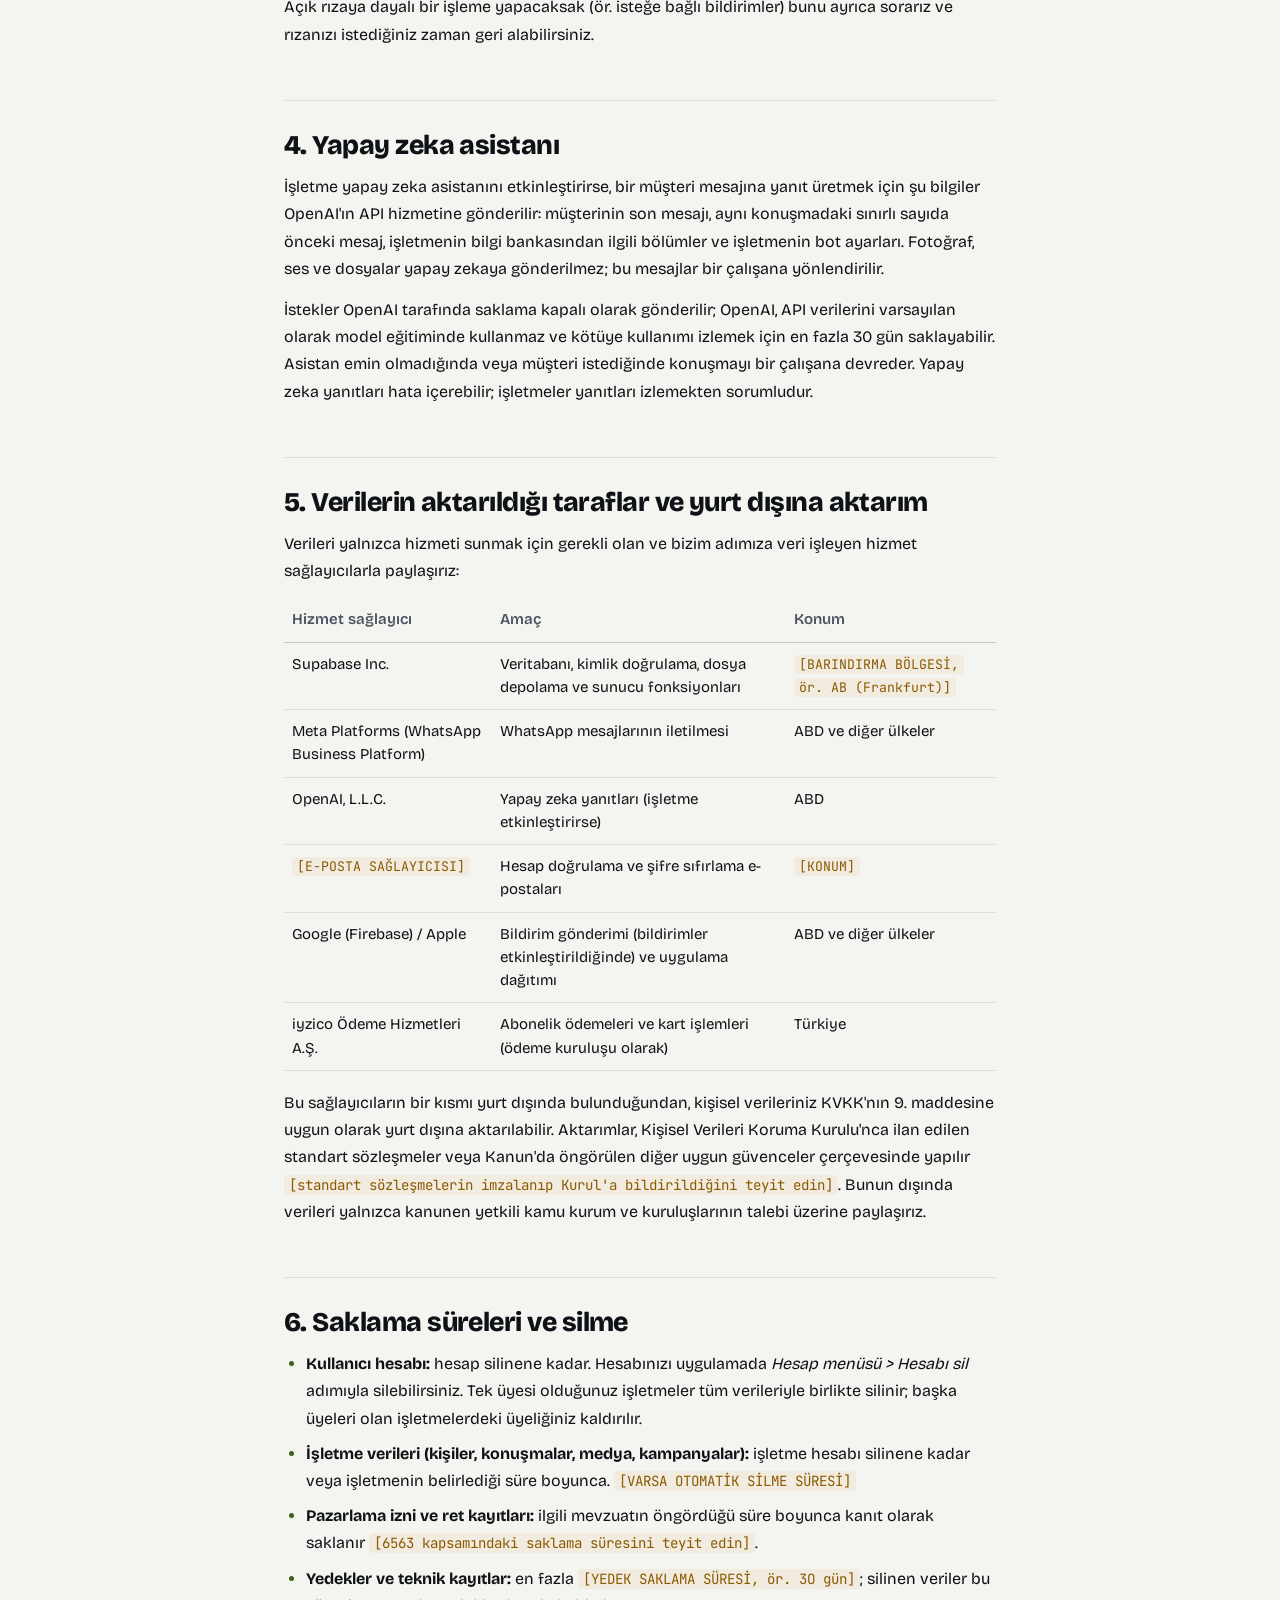
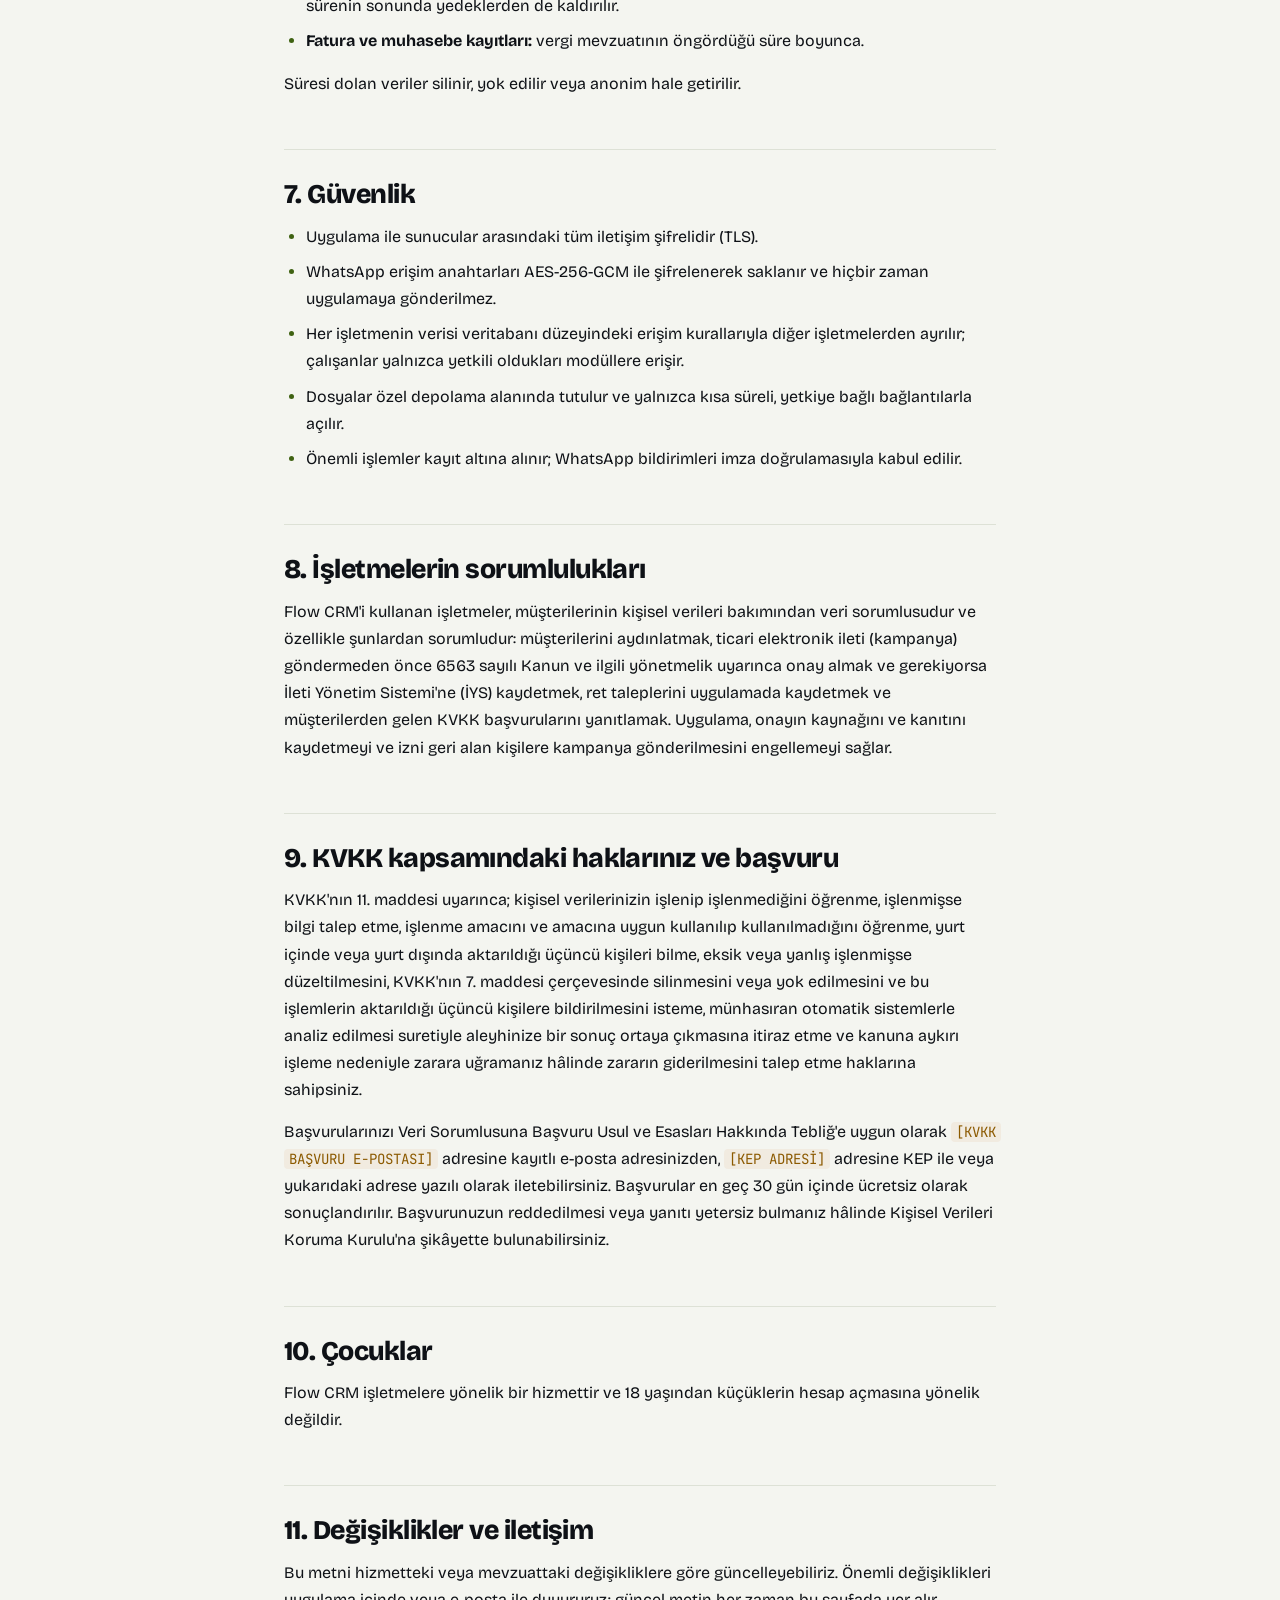
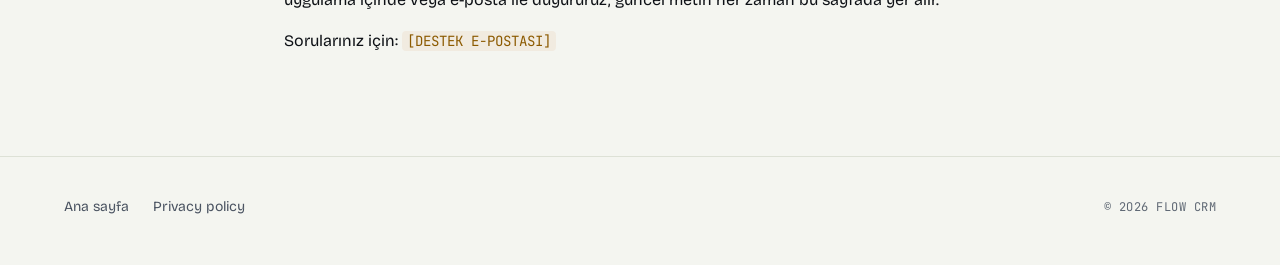
<file: docs/gizlilik/index.html>
<!doctype html>
<html lang="tr">
<head>
<meta charset="utf-8">
<meta name="viewport" content="width=device-width, initial-scale=1">
<title>Flow CRM Gizlilik Politikası</title>
<meta name="description" content="Flow CRM gizlilik politikası ve KVKK kapsamında aydınlatma metni.">
<!--
  BEFORE PUBLISHING: replace every highlighted [PLACEHOLDER] (search for "todo"),
  and have the text reviewed by a lawyer familiar with KVKK. This is a template
  written to match how the app processes data as of 2026-11-06.
-->
<meta name="theme-color" content="#0E1116">
<meta name="color-scheme" content="dark light">
<link rel="icon" href="../assets/favicon-32.png" sizes="32x32" type="image/png">
<!-- Styles: ../assets/flow.css ("Gece mesaisi", self-hosted fonts; .doc, mark.todo). -->
<link rel="stylesheet" href="../assets/flow.css">
<script src="../assets/theme.js"></script>
</head>
<body>
<a class="skip-link" href="#icerik">İçeriğe geç</a>
<header class="site-header">
  <a class="logo" href="../" aria-label="Flow CRM ana sayfa">
    <img class="logo-mark" src="../assets/flow-mark.png" width="30" height="30" alt="">
    <span class="logo-word">flow</span>
    <span class="logo-badge">CRM</span>
  </a>
  <div class="header-actions">
    <a class="btn btn-ghost lang" href="../privacy/" hreflang="en" lang="en">English</a>
    <button type="button" class="icon-btn theme-toggle js-only" data-theme-toggle data-label-light="Açık görünüme geç" data-label-dark="Koyu görünüme geç" aria-label="Açık görünüme geç" title="Açık görünüme geç">
      <svg class="icon-sun" width="19" height="19" viewBox="0 0 24 24" fill="none" stroke="currentColor" stroke-width="1.8" stroke-linecap="round" aria-hidden="true" focusable="false"><circle cx="12" cy="12" r="4"/><path d="M12 2.5v2M12 19.5v2M4.6 4.6 6 6M18 18l1.4 1.4M2.5 12h2M19.5 12h2M4.6 19.4 6 18M18 6l1.4-1.4"/></svg>
      <svg class="icon-moon" width="19" height="19" viewBox="0 0 24 24" fill="none" stroke="currentColor" stroke-width="1.8" stroke-linejoin="round" aria-hidden="true" focusable="false"><path d="M20 14.5A8 8 0 1 1 9.5 4a6.5 6.5 0 0 0 10.5 10.5z"/></svg>
    </button>
  </div>
</header>
<main class="doc" id="icerik">
<p class="eyebrow">KVKK · AYDINLATMA METNİ</p>
<h1>Gizlilik Politikası ve KVKK Aydınlatma Metni</h1>
<p class="meta">Yürürlük tarihi: <mark class="todo">[YÜRÜRLÜK TARİHİ]</mark> · Son güncelleme: <mark class="todo">[TARİH]</mark></p>

<div class="card">
<strong>Kısaca:</strong> Flow CRM, işletmelerin WhatsApp üzerinden müşterileriyle yazışmasını, yapay zeka
asistanı kullanmasını ve kampanya göndermesini sağlayan bir uygulamadır. Hesabınızın verilerini
hizmeti sunmak için işleriz; işletmelerin müşterilerine ait mesaj ve kişi verilerini ise yalnızca
o işletme adına ve onun talimatıyla işleriz. Verilerinizi satmayız, reklam veya profilleme için
kullanmayız. Hesabınızı uygulama içinden istediğiniz zaman silebilirsiniz.
</div>

<nav class="toc" aria-labelledby="toc-title">
<p class="eyebrow toc-title" id="toc-title">İÇİNDEKİLER</p>
<ol>
  <li><a href="#sorumlu">Veri sorumlusu ve rollerimiz</a></li>
  <li><a href="#veriler">İşlediğimiz kişisel veriler</a></li>
  <li><a href="#amac">İşleme amaçları ve hukuki sebepler</a></li>
  <li><a href="#yz">Yapay zeka asistanı</a></li>
  <li><a href="#aktarim">Verilerin aktarıldığı taraflar ve yurt dışına aktarım</a></li>
  <li><a href="#saklama">Saklama süreleri ve silme</a></li>
  <li><a href="#guvenlik">Güvenlik</a></li>
  <li><a href="#isletmeler">İşletmelerin sorumlulukları</a></li>
  <li><a href="#haklar">KVKK kapsamındaki haklarınız ve başvuru</a></li>
  <li><a href="#cocuk">Çocuklar</a></li>
  <li><a href="#degisiklik">Değişiklikler ve iletişim</a></li>
</ol>
</nav>

<h2 id="sorumlu">1. Veri sorumlusu ve rollerimiz</h2>
<p>6698 sayılı Kişisel Verilerin Korunması Kanunu ("KVKK") kapsamında veri sorumlusu:</p>
<p>
<mark class="todo">[ŞİRKET UNVANI]</mark><br>
Adres: <mark class="todo">[ADRES]</mark><br>
MERSİS No: <mark class="todo">[MERSİS NO]</mark><br>
E-posta: <mark class="todo">[KVKK BAŞVURU E-POSTASI]</mark> · KEP: <mark class="todo">[KEP ADRESİ]</mark>
</p>
<p>Flow CRM'de iki farklı rolümüz vardır:</p>
<ul>
  <li><strong>Veri sorumlusu olarak:</strong> Uygulamayı kullanan işletme sahipleri ve çalışanlarının
  ("Kullanıcılar") hesap, üyelik ve kullanım verileri.</li>
  <li><strong>Veri işleyen olarak:</strong> İşletmelerin WhatsApp üzerinden yazıştığı müşterilerine
  ("Son Kullanıcılar") ait kişi, mesaj ve medya verileri. Bu verilerin veri sorumlusu ilgili
  işletmedir; biz yalnızca işletmenin talimatı doğrultusunda ve hizmeti sunmak için işleriz.
  Bir işletmeye WhatsApp üzerinden yazdıysanız ve verilerinizle ilgili talebiniz varsa öncelikle
  o işletmeye başvurmanızı rica ederiz; bize iletilen talepleri ilgili işletmeye yönlendiririz.</li>
</ul>

<h2 id="veriler">2. İşlediğimiz kişisel veriler</h2>
<h3>Kullanıcılar (işletme sahipleri ve çalışanları)</h3>
<ul>
  <li><strong>Kimlik ve iletişim:</strong> e-posta adresi, görünen ad.</li>
  <li><strong>Hesap güvenliği:</strong> şifre (yalnızca tek yönlü özetlenmiş/hash biçiminde saklanır),
  oturum bilgileri, şifre sıfırlama kodları.</li>
  <li><strong>Üyelik:</strong> bağlı olduğunuz işletmeler, rolünüz ve modül yetkileriniz, davetler.</li>
  <li><strong>İşlem kayıtları:</strong> konuşma atama, yönlendirme, onay kayıtları gibi işlemlerin
  zamanı ve işlemi yapan kişi; teknik hata kayıtları (istek kimliği ve hata kodu; mesaj içeriği
  kaydedilmez).</li>
  <li><strong>WhatsApp bağlantısı:</strong> işletmenin WhatsApp Business hesap ve telefon numarası
  kimlikleri, doğrulanmış işletme adı; erişim anahtarı (şifrelenmiş olarak).</li>
  <li><strong>Abonelik ve fatura:</strong> işletme yöneticisinin girdiği fatura bilgileri (ad, soyad,
  e-posta, cep telefonu, T.C. kimlik veya vergi numarası, firma unvanı, vergi dairesi, fatura adresi),
  plan ve ödeme durumu, ödeme kuruluşunun abonelik referansları. Kart bilgileri Flow CRM'e iletilmez ve
  saklanmaz; ödeme iyzico'nun güvenli ödeme formunda alınır.</li>
</ul>
<h3>Son Kullanıcılar (işletmelerin müşterileri)</h3>
<ul>
  <li><strong>Kişi bilgileri:</strong> WhatsApp telefon numarası, WhatsApp profil adı, işletmenin eklediği
  ad, e-posta ve etiketler.</li>
  <li><strong>Yazışmalar:</strong> mesaj içerikleri, gönderilme/teslim/okunma zamanları; müşterinin
  gönderdiği fotoğraf, ses kaydı, video ve belgeler; işletmenin gönderdiği dosyalar.</li>
  <li><strong>Pazarlama izni:</strong> ticari ileti onayının alınıp alınmadığı, izin kaynağı ve açıklaması,
  izni kaydeden kişi, izin ve ret tarihleri.</li>
  <li><strong>Destek kayıtları:</strong> temsilciye yönlendirme, atama, çözüm zamanları; işletme kullanıyorsa
  randevu/rezervasyon ve talep kayıtları.</li>
</ul>
<p>Uygulamada reklam kimliği, konum, rehber erişimi veya üçüncü taraf takip/analitik aracı
kullanılmaz.</p>

<h2 id="amac">3. İşleme amaçları ve hukuki sebepler</h2>
<table>
<thead><tr><th>Amaç</th><th>Hukuki sebep (KVKK m. 5)</th></tr></thead>
<tbody>
<tr><td>Hesap oluşturma, giriş, şifre sıfırlama, işletme ve ekip yönetimi</td><td>Sözleşmenin kurulması ve ifası (m. 5/2-c)</td></tr>
<tr><td>WhatsApp mesajlarının alınması, gösterilmesi ve gönderilmesi; medya saklama</td><td>Sözleşmenin ifası (m. 5/2-c); Son Kullanıcı verileri için işletme adına veri işleyen sıfatıyla</td></tr>
<tr><td>Yapay zeka asistanıyla otomatik yanıt (işletme etkinleştirirse)</td><td>Sözleşmenin ifası (m. 5/2-c); işletme adına</td></tr>
<tr><td>Kampanya gönderimi ve pazarlama izni kayıtlarının tutulması</td><td>Kanuni yükümlülük (6563 sayılı Kanun ve ilgili yönetmelik, m. 5/2-ç); işletme adına</td></tr>
<tr><td>Güvenlik, kötüye kullanımın önlenmesi, işlem kayıtları</td><td>Meşru menfaat (m. 5/2-f); kanuni yükümlülük (m. 5/2-ç)</td></tr>
<tr><td>Hukuki taleplere yanıt, yetkili makamlara bilgi verilmesi</td><td>Kanuni yükümlülük (m. 5/2-ç); hakkın tesisi, kullanılması veya korunması (m. 5/2-e)</td></tr>
<tr><td>Abonelik ve faturalandırma (ücretli planlar başladığında)</td><td>Sözleşmenin ifası (m. 5/2-c); kanuni yükümlülük (vergi mevzuatı)</td></tr>
</tbody>
</table>
<p>Açık rızaya dayalı bir işleme yapacaksak (ör. isteğe bağlı bildirimler) bunu ayrıca sorarız ve
rızanızı istediğiniz zaman geri alabilirsiniz.</p>

<h2 id="yz">4. Yapay zeka asistanı</h2>
<p>İşletme yapay zeka asistanını etkinleştirirse, bir müşteri mesajına yanıt üretmek için şu bilgiler
OpenAI'ın API hizmetine gönderilir: müşterinin son mesajı, aynı konuşmadaki sınırlı sayıda önceki
mesaj, işletmenin bilgi bankasından ilgili bölümler ve işletmenin bot ayarları. Fotoğraf, ses ve
dosyalar yapay zekaya gönderilmez; bu mesajlar bir çalışana yönlendirilir.</p>
<p>İstekler OpenAI tarafında saklama kapalı olarak gönderilir; OpenAI, API verilerini varsayılan olarak
model eğitiminde kullanmaz ve kötüye kullanımı izlemek için en fazla 30 gün saklayabilir. Asistan
emin olmadığında veya müşteri istediğinde konuşmayı bir çalışana devreder. Yapay zeka yanıtları
hata içerebilir; işletmeler yanıtları izlemekten sorumludur.</p>

<h2 id="aktarim">5. Verilerin aktarıldığı taraflar ve yurt dışına aktarım</h2>
<p>Verileri yalnızca hizmeti sunmak için gerekli olan ve bizim adımıza veri işleyen hizmet
sağlayıcılarla paylaşırız:</p>
<table>
<thead><tr><th>Hizmet sağlayıcı</th><th>Amaç</th><th>Konum</th></tr></thead>
<tbody>
<tr><td>Supabase Inc.</td><td>Veritabanı, kimlik doğrulama, dosya depolama ve sunucu fonksiyonları</td><td><mark class="todo">[BARINDIRMA BÖLGESİ, ör. AB (Frankfurt)]</mark></td></tr>
<tr><td>Meta Platforms (WhatsApp Business Platform)</td><td>WhatsApp mesajlarının iletilmesi</td><td>ABD ve diğer ülkeler</td></tr>
<tr><td>OpenAI, L.L.C.</td><td>Yapay zeka yanıtları (işletme etkinleştirirse)</td><td>ABD</td></tr>
<tr><td><mark class="todo">[E-POSTA SAĞLAYICISI]</mark></td><td>Hesap doğrulama ve şifre sıfırlama e-postaları</td><td><mark class="todo">[KONUM]</mark></td></tr>
<tr><td>Google (Firebase) / Apple</td><td>Bildirim gönderimi (bildirimler etkinleştirildiğinde) ve uygulama dağıtımı</td><td>ABD ve diğer ülkeler</td></tr>
<tr><td>iyzico Ödeme Hizmetleri A.Ş.</td><td>Abonelik ödemeleri ve kart işlemleri (ödeme kuruluşu olarak)</td><td>Türkiye</td></tr>
</tbody>
</table>
<p>Bu sağlayıcıların bir kısmı yurt dışında bulunduğundan, kişisel verileriniz KVKK'nın 9. maddesine
uygun olarak yurt dışına aktarılabilir. Aktarımlar, Kişisel Verileri Koruma Kurulu'nca ilan edilen
standart sözleşmeler veya Kanun'da öngörülen diğer uygun güvenceler çerçevesinde yapılır
<mark class="todo">[standart sözleşmelerin imzalanıp Kurul'a bildirildiğini teyit edin]</mark>.
Bunun dışında verileri yalnızca kanunen yetkili kamu kurum ve kuruluşlarının talebi üzerine paylaşırız.</p>

<h2 id="saklama">6. Saklama süreleri ve silme</h2>
<ul>
  <li><strong>Kullanıcı hesabı:</strong> hesap silinene kadar. Hesabınızı uygulamada
  <em>Hesap menüsü &gt; Hesabı sil</em> adımıyla silebilirsiniz. Tek üyesi olduğunuz işletmeler tüm
  verileriyle birlikte silinir; başka üyeleri olan işletmelerdeki üyeliğiniz kaldırılır.</li>
  <li><strong>İşletme verileri (kişiler, konuşmalar, medya, kampanyalar):</strong> işletme hesabı silinene
  kadar veya işletmenin belirlediği süre boyunca. <mark class="todo">[VARSA OTOMATİK SİLME SÜRESİ]</mark></li>
  <li><strong>Pazarlama izni ve ret kayıtları:</strong> ilgili mevzuatın öngördüğü süre boyunca kanıt olarak
  saklanır <mark class="todo">[6563 kapsamındaki saklama süresini teyit edin]</mark>.</li>
  <li><strong>Yedekler ve teknik kayıtlar:</strong> en fazla <mark class="todo">[YEDEK SAKLAMA SÜRESİ, ör. 30 gün]</mark>;
  silinen veriler bu sürenin sonunda yedeklerden de kaldırılır.</li>
  <li><strong>Fatura ve muhasebe kayıtları:</strong> vergi mevzuatının öngördüğü süre boyunca.</li>
</ul>
<p>Süresi dolan veriler silinir, yok edilir veya anonim hale getirilir.</p>

<h2 id="guvenlik">7. Güvenlik</h2>
<ul>
  <li>Uygulama ile sunucular arasındaki tüm iletişim şifrelidir (TLS).</li>
  <li>WhatsApp erişim anahtarları AES-256-GCM ile şifrelenerek saklanır ve hiçbir zaman uygulamaya
  gönderilmez.</li>
  <li>Her işletmenin verisi veritabanı düzeyindeki erişim kurallarıyla diğer işletmelerden ayrılır;
  çalışanlar yalnızca yetkili oldukları modüllere erişir.</li>
  <li>Dosyalar özel depolama alanında tutulur ve yalnızca kısa süreli, yetkiye bağlı bağlantılarla açılır.</li>
  <li>Önemli işlemler kayıt altına alınır; WhatsApp bildirimleri imza doğrulamasıyla kabul edilir.</li>
</ul>

<h2 id="isletmeler">8. İşletmelerin sorumlulukları</h2>
<p>Flow CRM'i kullanan işletmeler, müşterilerinin kişisel verileri bakımından veri sorumlusudur ve
özellikle şunlardan sorumludur: müşterilerini aydınlatmak, ticari elektronik ileti (kampanya)
göndermeden önce 6563 sayılı Kanun ve ilgili yönetmelik uyarınca onay almak ve gerekiyorsa İleti
Yönetim Sistemi'ne (İYS) kaydetmek, ret taleplerini uygulamada kaydetmek ve müşterilerden gelen
KVKK başvurularını yanıtlamak. Uygulama, onayın kaynağını ve kanıtını kaydetmeyi ve izni geri alan
kişilere kampanya gönderilmesini engellemeyi sağlar.</p>

<h2 id="haklar">9. KVKK kapsamındaki haklarınız ve başvuru</h2>
<p>KVKK'nın 11. maddesi uyarınca; kişisel verilerinizin işlenip işlenmediğini öğrenme, işlenmişse
bilgi talep etme, işlenme amacını ve amacına uygun kullanılıp kullanılmadığını öğrenme, yurt içinde
veya yurt dışında aktarıldığı üçüncü kişileri bilme, eksik veya yanlış işlenmişse düzeltilmesini,
KVKK'nın 7. maddesi çerçevesinde silinmesini veya yok edilmesini ve bu işlemlerin aktarıldığı
üçüncü kişilere bildirilmesini isteme, münhasıran otomatik sistemlerle analiz edilmesi suretiyle
aleyhinize bir sonuç ortaya çıkmasına itiraz etme ve kanuna aykırı işleme nedeniyle zarara
uğramanız hâlinde zararın giderilmesini talep etme haklarına sahipsiniz.</p>
<p>Başvurularınızı Veri Sorumlusuna Başvuru Usul ve Esasları Hakkında Tebliğ'e uygun olarak
<mark class="todo">[KVKK BAŞVURU E-POSTASI]</mark> adresine kayıtlı e-posta adresinizden, <mark class="todo">[KEP ADRESİ]</mark>
adresine KEP ile veya yukarıdaki adrese yazılı olarak iletebilirsiniz. Başvurular en geç 30 gün
içinde ücretsiz olarak sonuçlandırılır. Başvurunuzun reddedilmesi veya yanıtı yetersiz bulmanız
hâlinde Kişisel Verileri Koruma Kurulu'na şikâyette bulunabilirsiniz.</p>

<h2 id="cocuk">10. Çocuklar</h2>
<p>Flow CRM işletmelere yönelik bir hizmettir ve 18 yaşından küçüklerin hesap açmasına yönelik
değildir.</p>

<h2 id="degisiklik">11. Değişiklikler ve iletişim</h2>
<p>Bu metni hizmetteki veya mevzuattaki değişikliklere göre güncelleyebiliriz. Önemli değişiklikleri
uygulama içinde veya e-posta ile duyururuz; güncel metin her zaman bu sayfada yer alır.</p>
<p>Sorularınız için: <mark class="todo">[DESTEK E-POSTASI]</mark></p>
</main>
<footer class="site-footer">
  <div class="site-footer-inner">
    <nav class="footer-nav" aria-label="Alt bağlantılar">
      <a href="../">Ana sayfa</a>
      <a href="../privacy/" hreflang="en" lang="en">Privacy policy</a>
    </nav>
    <span class="copyright">© 2026 FLOW CRM</span>
  </div>
</footer>
</body>
</html>
</file>
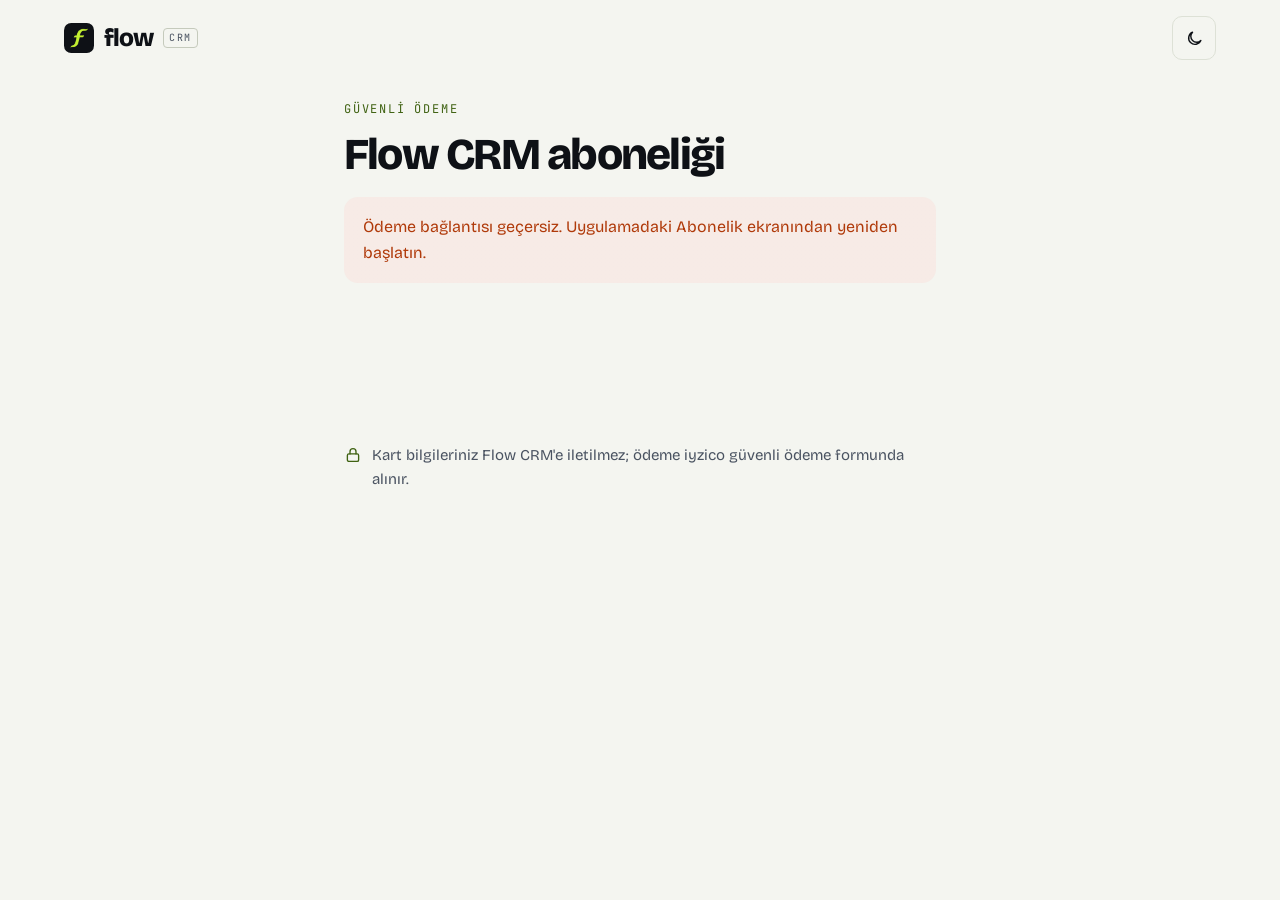
<file: docs/odeme/index.html>
<!doctype html>
<html lang="tr">
<head>
<meta charset="utf-8">
<meta name="viewport" content="width=device-width, initial-scale=1">
<meta name="robots" content="noindex">
<meta name="referrer" content="no-referrer">
<title>Flow CRM Ödeme</title>
<!--
  Payment page for Flow CRM subscriptions (docs/BILLING.md). The app opens
  ?oturum=<checkout id>; this page loads that checkout's iyzico form from the
  iyzico-gateway Edge Function and shows it. iyzico then returns the customer to the
  gateway, which confirms the payment and redirects to sonuc/.
  BEFORE PUBLISHING: set flow-functions-url to the project's functions URL.
-->
<meta name="flow-functions-url" content="https://YOUR-PROJECT-REF.supabase.co/functions/v1">
<meta name="theme-color" content="#0E1116">
<meta name="color-scheme" content="dark light">
<link rel="icon" href="../assets/favicon-32.png" sizes="32x32" type="image/png">
<!-- Styles: ../assets/flow.css ("Gece mesaisi", self-hosted fonts; .pay, .card, .error). -->
<link rel="stylesheet" href="../assets/flow.css">
<script src="../assets/theme.js"></script>
</head>
<body>
<header class="site-header">
  <span class="logo" role="img" aria-label="Flow CRM">
    <img class="logo-mark" src="../assets/flow-mark.png" width="30" height="30" alt="">
    <span class="logo-word" aria-hidden="true">flow</span>
    <span class="logo-badge" aria-hidden="true">CRM</span>
  </span>
  <div class="header-actions">
    <button type="button" class="icon-btn theme-toggle js-only" data-theme-toggle data-label-light="Açık görünüme geç" data-label-dark="Koyu görünüme geç" aria-label="Açık görünüme geç" title="Açık görünüme geç">
      <svg class="icon-sun" width="19" height="19" viewBox="0 0 24 24" fill="none" stroke="currentColor" stroke-width="1.8" stroke-linecap="round" aria-hidden="true" focusable="false"><circle cx="12" cy="12" r="4"/><path d="M12 2.5v2M12 19.5v2M4.6 4.6 6 6M18 18l1.4 1.4M2.5 12h2M19.5 12h2M4.6 19.4 6 18M18 6l1.4-1.4"/></svg>
      <svg class="icon-moon" width="19" height="19" viewBox="0 0 24 24" fill="none" stroke="currentColor" stroke-width="1.8" stroke-linejoin="round" aria-hidden="true" focusable="false"><path d="M20 14.5A8 8 0 1 1 9.5 4a6.5 6.5 0 0 0 10.5 10.5z"/></svg>
    </button>
  </div>
</header>
<main class="pay">
  <p class="eyebrow">GÜVENLİ ÖDEME</p>
  <h1>Flow CRM aboneliği</h1>
  <p class="muted" id="summary">Ödeme formu yükleniyor…</p>
  <div class="card" id="message" hidden></div>
  <div id="iyzipay-checkout-form" class="responsive"></div>
  <div class="note">
    <svg width="18" height="18" viewBox="0 0 24 24" fill="none" stroke="currentColor" stroke-width="1.8" stroke-linecap="round" stroke-linejoin="round" aria-hidden="true" focusable="false"><rect x="4.5" y="10.5" width="15" height="10" rx="2"/><path d="M8 10.5V7.5a4 4 0 0 1 8 0v3"/></svg>
    <p class="muted">Kart bilgileriniz Flow CRM'e iletilmez; ödeme iyzico güvenli ödeme formunda alınır.</p>
  </div>
</main>
<script>
(function () {
  "use strict";
  var functionsUrl = document.querySelector('meta[name="flow-functions-url"]').content.replace(/\/+$/, "");
  var summary = document.getElementById("summary");
  var message = document.getElementById("message");
  function show(text, isError) {
    summary.hidden = true;
    message.hidden = false;
    message.textContent = text;
    message.className = "card" + (isError ? " error" : "");
  }
  var id = new URLSearchParams(location.search).get("oturum") || "";
  if (!/^[0-9a-f]{8}-[0-9a-f]{4}-[0-9a-f]{4}-[0-9a-f]{4}-[0-9a-f]{12}$/.test(id)) {
    show("Ödeme bağlantısı geçersiz. Uygulamadaki Abonelik ekranından yeniden başlatın.", true);
    return;
  }
  if (functionsUrl.indexOf("YOUR-PROJECT-REF") !== -1) {
    show("Ödeme sayfası henüz yapılandırılmadı.", true);
    return;
  }
  fetch(functionsUrl + "/iyzico-gateway/checkout", {
    method: "POST",
    headers: { "Content-Type": "application/json" },
    body: JSON.stringify({ checkout_id: id })
  }).then(function (response) {
    if (!response.ok) throw new Error("unavailable");
    return response.json();
  }).then(function (data) {
    if (data.status === "completed") {
      show("Bu ödeme tamamlandı. Uygulamaya dönebilirsiniz.", false);
      return;
    }
    if (data.status !== "ready" || typeof data.content !== "string") {
      show("Ödeme oturumunun süresi doldu. Uygulamadaki Abonelik ekranından yeniden başlatın.", true);
      return;
    }
    var period = data.billing_period === "yearly" ? "yıllık" : "aylık";
    summary.textContent = (data.plan_name || "Plan") + " (" + period + ") için ödeme";
    // The iyzico form arrives as HTML with scripts; scripts inserted through innerHTML
    // do not run, so recreate each one.
    var holder = document.createElement("div");
    holder.innerHTML = data.content;
    Array.prototype.forEach.call(holder.querySelectorAll("script"), function (old) {
      var script = document.createElement("script");
      Array.prototype.forEach.call(old.attributes, function (a) { script.setAttribute(a.name, a.value); });
      script.text = old.text;
      document.body.appendChild(script);
    });
  }).catch(function () {
    show("Ödeme formu yüklenemedi. Bağlantınızı kontrol edip sayfayı yenileyin.", true);
  });
})();
</script>
</body>
</html>
</file>
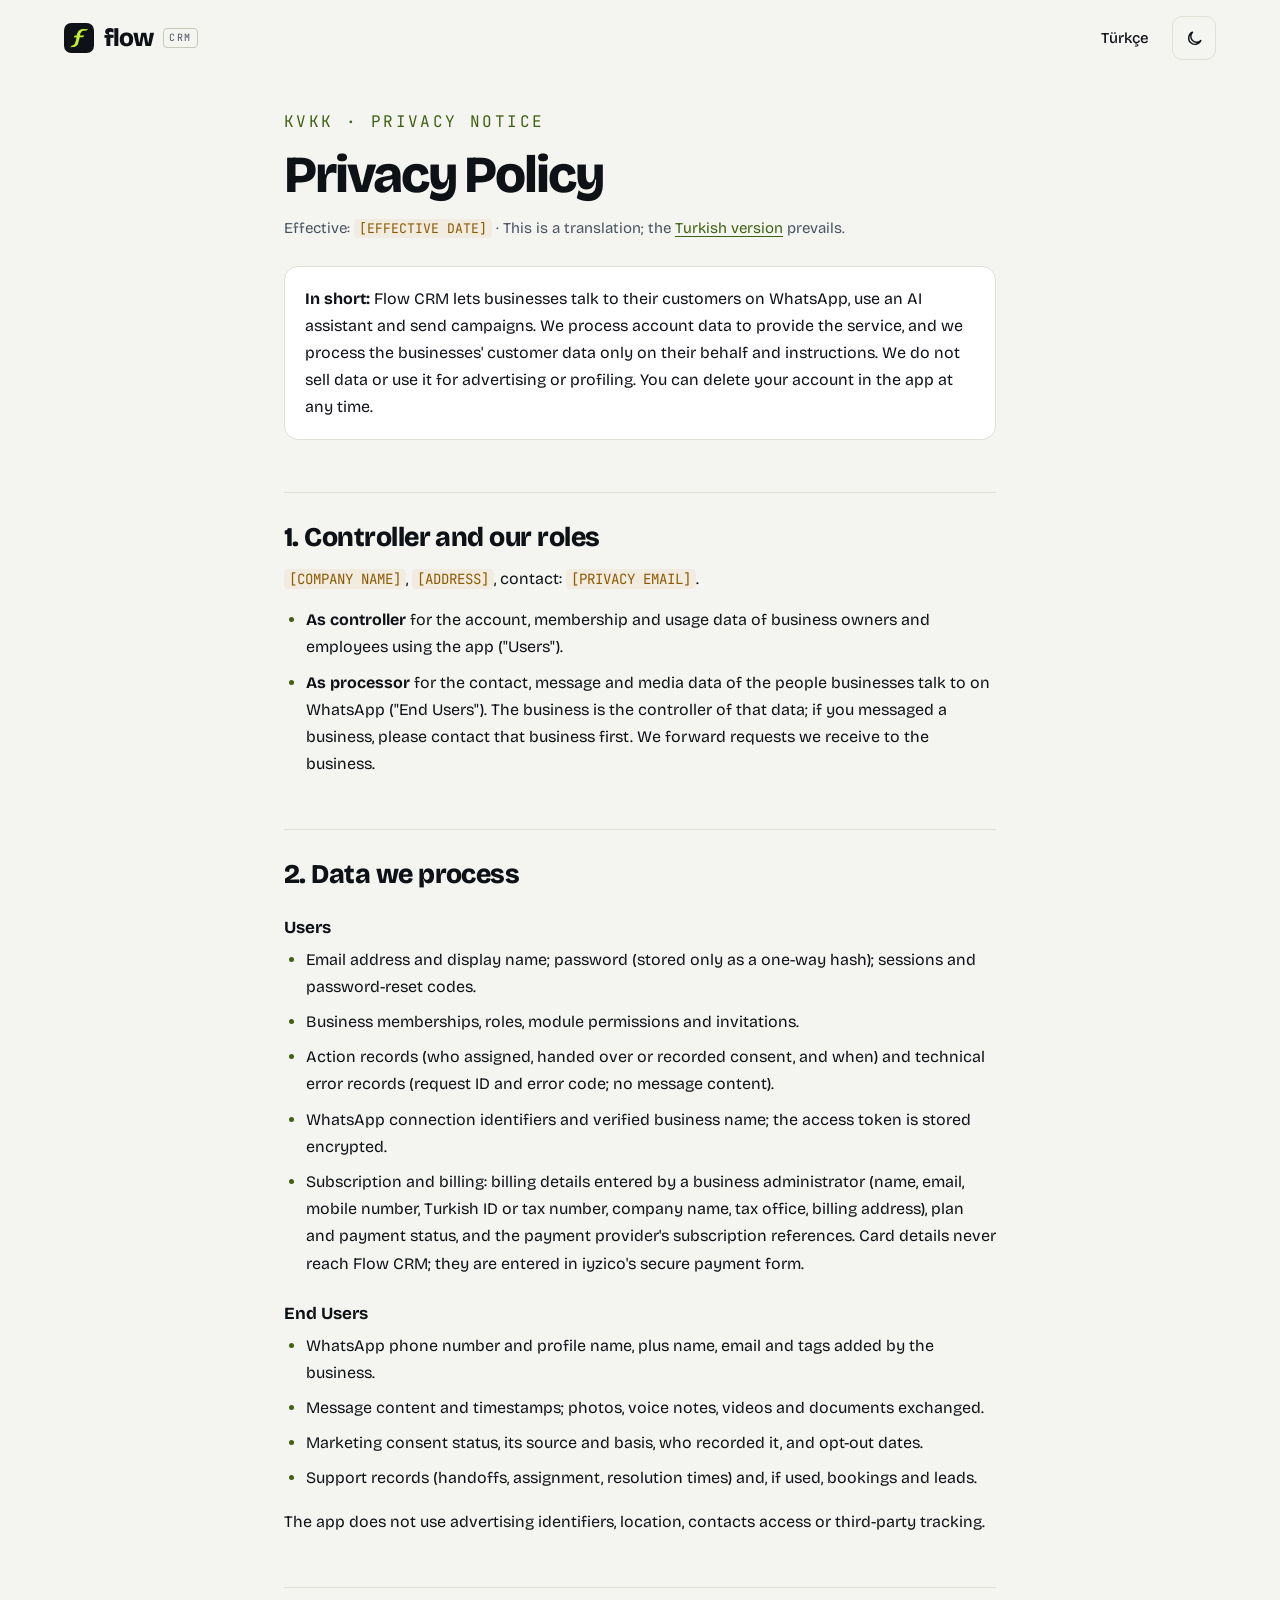
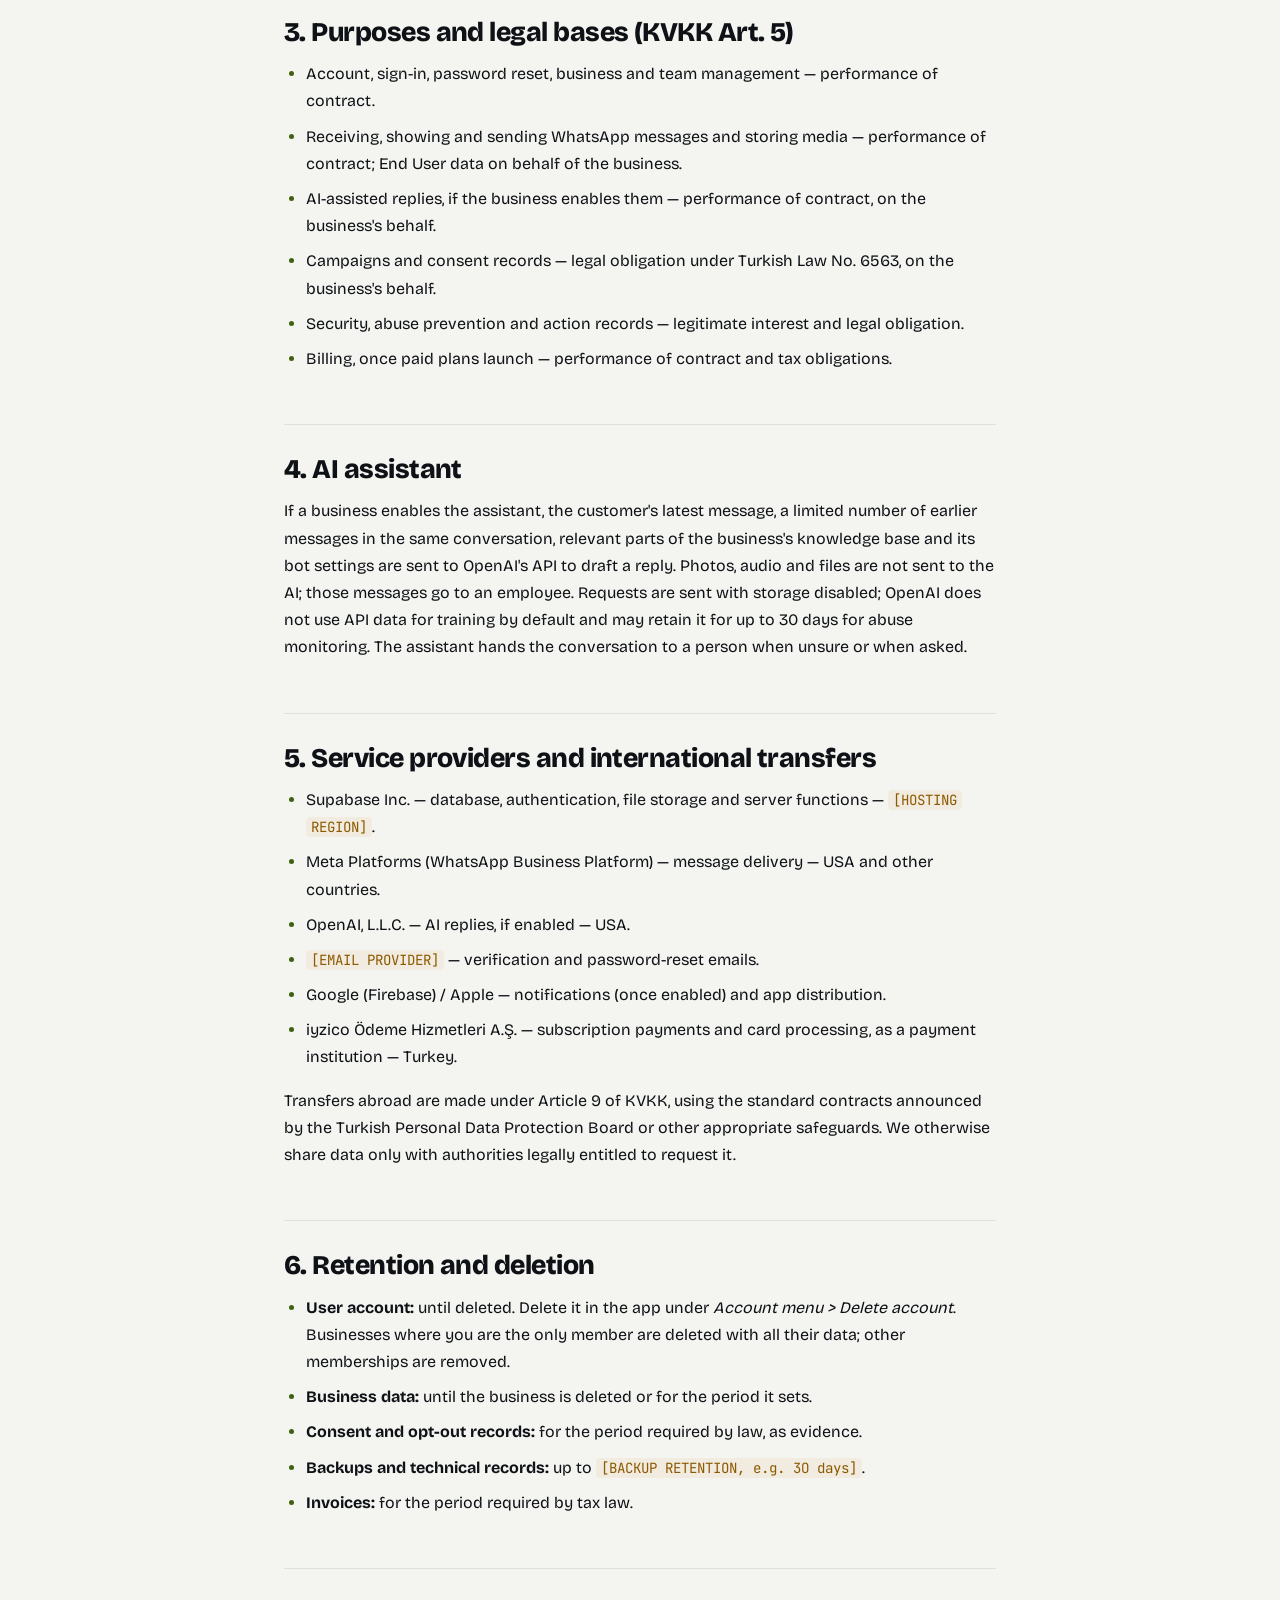
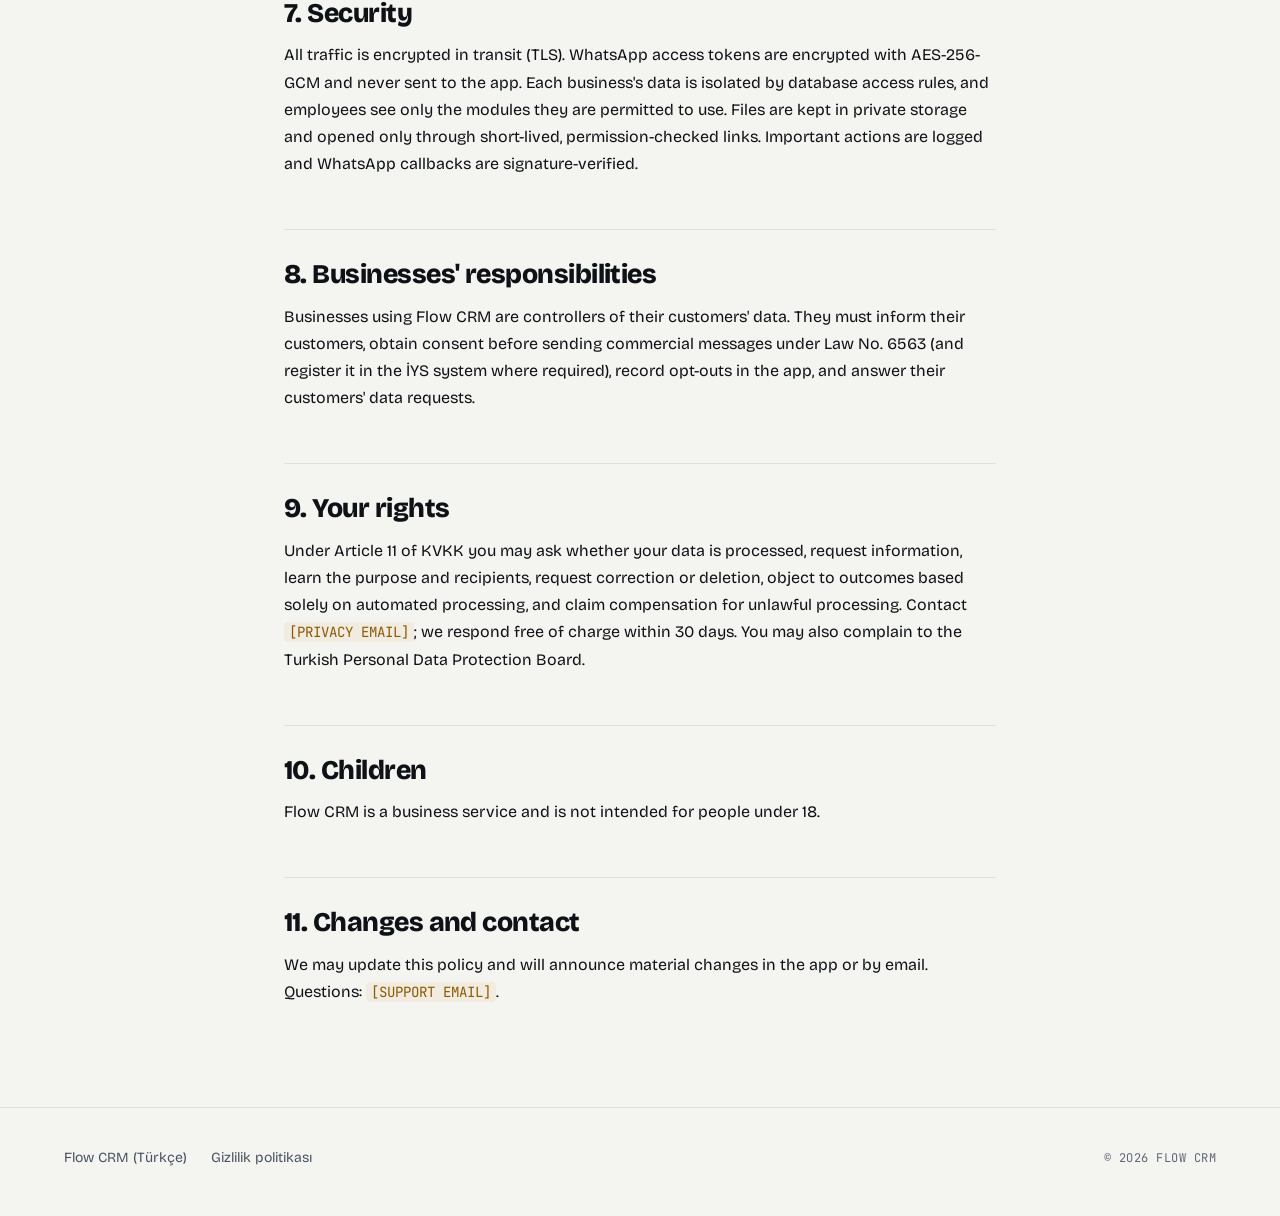
<file: docs/privacy/index.html>
<!doctype html>
<html lang="en">
<head>
<meta charset="utf-8">
<meta name="viewport" content="width=device-width, initial-scale=1">
<title>Flow CRM Privacy Policy</title>
<meta name="description" content="Flow CRM privacy policy (English translation of the Turkish KVKK notice).">
<!-- BEFORE PUBLISHING: replace every highlighted [PLACEHOLDER] and keep this page in
     line with the Turkish version, which prevails in case of conflict. -->
<meta name="theme-color" content="#0E1116">
<meta name="color-scheme" content="dark light">
<link rel="icon" href="../assets/favicon-32.png" sizes="32x32" type="image/png">
<!-- Styles: ../assets/flow.css ("Gece mesaisi", self-hosted fonts; .doc, mark.todo). -->
<link rel="stylesheet" href="../assets/flow.css">
<script src="../assets/theme.js"></script>
</head>
<body>
<a class="skip-link" href="#content">Skip to content</a>
<header class="site-header">
  <a class="logo" href="../" aria-label="Flow CRM home">
    <img class="logo-mark" src="../assets/flow-mark.png" width="30" height="30" alt="">
    <span class="logo-word">flow</span>
    <span class="logo-badge">CRM</span>
  </a>
  <div class="header-actions">
    <a class="btn btn-ghost lang" href="../gizlilik/" hreflang="tr" lang="tr">Türkçe</a>
    <button type="button" class="icon-btn theme-toggle js-only" data-theme-toggle data-label-light="Switch to light theme" data-label-dark="Switch to dark theme" aria-label="Switch to light theme" title="Switch to light theme">
      <svg class="icon-sun" width="19" height="19" viewBox="0 0 24 24" fill="none" stroke="currentColor" stroke-width="1.8" stroke-linecap="round" aria-hidden="true" focusable="false"><circle cx="12" cy="12" r="4"/><path d="M12 2.5v2M12 19.5v2M4.6 4.6 6 6M18 18l1.4 1.4M2.5 12h2M19.5 12h2M4.6 19.4 6 18M18 6l1.4-1.4"/></svg>
      <svg class="icon-moon" width="19" height="19" viewBox="0 0 24 24" fill="none" stroke="currentColor" stroke-width="1.8" stroke-linejoin="round" aria-hidden="true" focusable="false"><path d="M20 14.5A8 8 0 1 1 9.5 4a6.5 6.5 0 0 0 10.5 10.5z"/></svg>
    </button>
  </div>
</header>
<main class="doc" id="content">
<p class="eyebrow">KVKK · PRIVACY NOTICE</p>
<h1>Privacy Policy</h1>
<p class="meta">Effective: <mark class="todo">[EFFECTIVE DATE]</mark> · This is a translation; the
<a href="../gizlilik/">Turkish version</a> prevails.</p>

<div class="card">
<strong>In short:</strong> Flow CRM lets businesses talk to their customers on WhatsApp, use an AI
assistant and send campaigns. We process account data to provide the service, and we process
the businesses' customer data only on their behalf and instructions. We do not sell data or use
it for advertising or profiling. You can delete your account in the app at any time.
</div>

<h2>1. Controller and our roles</h2>
<p><mark class="todo">[COMPANY NAME]</mark>, <mark class="todo">[ADDRESS]</mark>, contact:
<mark class="todo">[PRIVACY EMAIL]</mark>.</p>
<ul>
  <li><strong>As controller</strong> for the account, membership and usage data of business owners and
  employees using the app ("Users").</li>
  <li><strong>As processor</strong> for the contact, message and media data of the people businesses talk to
  on WhatsApp ("End Users"). The business is the controller of that data; if you messaged a
  business, please contact that business first. We forward requests we receive to the business.</li>
</ul>

<h2>2. Data we process</h2>
<h3>Users</h3>
<ul>
  <li>Email address and display name; password (stored only as a one-way hash); sessions and
  password-reset codes.</li>
  <li>Business memberships, roles, module permissions and invitations.</li>
  <li>Action records (who assigned, handed over or recorded consent, and when) and technical error
  records (request ID and error code; no message content).</li>
  <li>WhatsApp connection identifiers and verified business name; the access token is stored encrypted.</li>
  <li>Subscription and billing: billing details entered by a business administrator (name, email,
  mobile number, Turkish ID or tax number, company name, tax office, billing address), plan and payment
  status, and the payment provider's subscription references. Card details never reach Flow CRM; they
  are entered in iyzico's secure payment form.</li>
</ul>
<h3>End Users</h3>
<ul>
  <li>WhatsApp phone number and profile name, plus name, email and tags added by the business.</li>
  <li>Message content and timestamps; photos, voice notes, videos and documents exchanged.</li>
  <li>Marketing consent status, its source and basis, who recorded it, and opt-out dates.</li>
  <li>Support records (handoffs, assignment, resolution times) and, if used, bookings and leads.</li>
</ul>
<p>The app does not use advertising identifiers, location, contacts access or third-party tracking.</p>

<h2>3. Purposes and legal bases (KVKK Art. 5)</h2>
<ul>
  <li>Account, sign-in, password reset, business and team management — performance of contract.</li>
  <li>Receiving, showing and sending WhatsApp messages and storing media — performance of contract;
  End User data on behalf of the business.</li>
  <li>AI-assisted replies, if the business enables them — performance of contract, on the business's behalf.</li>
  <li>Campaigns and consent records — legal obligation under Turkish Law No. 6563, on the business's behalf.</li>
  <li>Security, abuse prevention and action records — legitimate interest and legal obligation.</li>
  <li>Billing, once paid plans launch — performance of contract and tax obligations.</li>
</ul>

<h2>4. AI assistant</h2>
<p>If a business enables the assistant, the customer's latest message, a limited number of earlier
messages in the same conversation, relevant parts of the business's knowledge base and its bot
settings are sent to OpenAI's API to draft a reply. Photos, audio and files are not sent to the AI;
those messages go to an employee. Requests are sent with storage disabled; OpenAI does not use API
data for training by default and may retain it for up to 30 days for abuse monitoring. The
assistant hands the conversation to a person when unsure or when asked.</p>

<h2>5. Service providers and international transfers</h2>
<ul>
  <li>Supabase Inc. — database, authentication, file storage and server functions —
  <mark class="todo">[HOSTING REGION]</mark>.</li>
  <li>Meta Platforms (WhatsApp Business Platform) — message delivery — USA and other countries.</li>
  <li>OpenAI, L.L.C. — AI replies, if enabled — USA.</li>
  <li><mark class="todo">[EMAIL PROVIDER]</mark> — verification and password-reset emails.</li>
  <li>Google (Firebase) / Apple — notifications (once enabled) and app distribution.</li>
  <li>iyzico Ödeme Hizmetleri A.Ş. — subscription payments and card processing, as a payment institution — Turkey.</li>
</ul>
<p>Transfers abroad are made under Article 9 of KVKK, using the standard contracts announced by the
Turkish Personal Data Protection Board or other appropriate safeguards. We otherwise share data only
with authorities legally entitled to request it.</p>

<h2>6. Retention and deletion</h2>
<ul>
  <li><strong>User account:</strong> until deleted. Delete it in the app under <em>Account menu &gt; Delete
  account</em>. Businesses where you are the only member are deleted with all their data; other
  memberships are removed.</li>
  <li><strong>Business data:</strong> until the business is deleted or for the period it sets.</li>
  <li><strong>Consent and opt-out records:</strong> for the period required by law, as evidence.</li>
  <li><strong>Backups and technical records:</strong> up to <mark class="todo">[BACKUP RETENTION, e.g. 30 days]</mark>.</li>
  <li><strong>Invoices:</strong> for the period required by tax law.</li>
</ul>

<h2>7. Security</h2>
<p>All traffic is encrypted in transit (TLS). WhatsApp access tokens are encrypted with AES-256-GCM
and never sent to the app. Each business's data is isolated by database access rules, and employees
see only the modules they are permitted to use. Files are kept in private storage and opened only
through short-lived, permission-checked links. Important actions are logged and WhatsApp callbacks
are signature-verified.</p>

<h2>8. Businesses' responsibilities</h2>
<p>Businesses using Flow CRM are controllers of their customers' data. They must inform their
customers, obtain consent before sending commercial messages under Law No. 6563 (and register it in
the İYS system where required), record opt-outs in the app, and answer their customers' data
requests.</p>

<h2>9. Your rights</h2>
<p>Under Article 11 of KVKK you may ask whether your data is processed, request information, learn
the purpose and recipients, request correction or deletion, object to outcomes based solely on
automated processing, and claim compensation for unlawful processing. Contact
<mark class="todo">[PRIVACY EMAIL]</mark>; we respond free of charge within 30 days. You may also complain
to the Turkish Personal Data Protection Board.</p>

<h2>10. Children</h2>
<p>Flow CRM is a business service and is not intended for people under 18.</p>

<h2>11. Changes and contact</h2>
<p>We may update this policy and will announce material changes in the app or by email. Questions:
<mark class="todo">[SUPPORT EMAIL]</mark>.</p>
</main>
<footer class="site-footer">
  <div class="site-footer-inner">
    <nav class="footer-nav" aria-label="Footer links">
      <a href="../" hreflang="tr">Flow CRM (Türkçe)</a>
      <a href="../gizlilik/" hreflang="tr" lang="tr">Gizlilik politikası</a>
    </nav>
    <span class="copyright">© 2026 FLOW CRM</span>
  </div>
</footer>
</body>
</html>
</file>
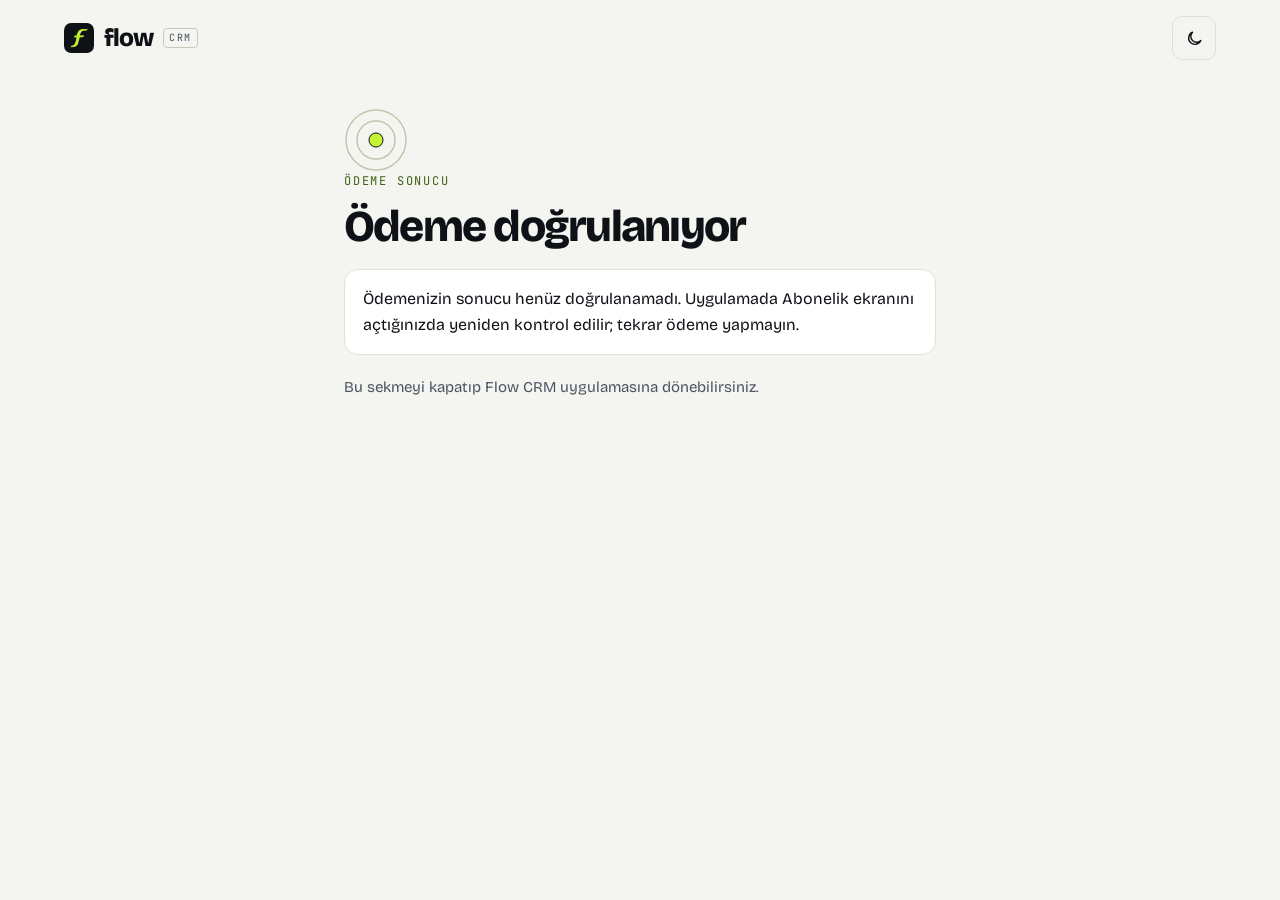
<file: docs/odeme/sonuc/index.html>
<!doctype html>
<html lang="tr">
<head>
<meta charset="utf-8">
<meta name="viewport" content="width=device-width, initial-scale=1">
<meta name="robots" content="noindex">
<title>Flow CRM Ödeme Sonucu</title>
<meta name="theme-color" content="#0E1116">
<meta name="color-scheme" content="dark light">
<link rel="icon" href="../../assets/favicon-32.png" sizes="32x32" type="image/png">
<!-- Styles: ../../assets/flow.css ("Gece mesaisi", self-hosted fonts; .pay, .card, .ok, .error). -->
<link rel="stylesheet" href="../../assets/flow.css">
<script src="../../assets/theme.js"></script>
</head>
<body>
<header class="site-header">
  <span class="logo" role="img" aria-label="Flow CRM">
    <img class="logo-mark" src="../../assets/flow-mark.png" width="30" height="30" alt="">
    <span class="logo-word" aria-hidden="true">flow</span>
    <span class="logo-badge" aria-hidden="true">CRM</span>
  </span>
  <div class="header-actions">
    <button type="button" class="icon-btn theme-toggle js-only" data-theme-toggle data-label-light="Açık görünüme geç" data-label-dark="Koyu görünüme geç" aria-label="Açık görünüme geç" title="Açık görünüme geç">
      <svg class="icon-sun" width="19" height="19" viewBox="0 0 24 24" fill="none" stroke="currentColor" stroke-width="1.8" stroke-linecap="round" aria-hidden="true" focusable="false"><circle cx="12" cy="12" r="4"/><path d="M12 2.5v2M12 19.5v2M4.6 4.6 6 6M18 18l1.4 1.4M2.5 12h2M19.5 12h2M4.6 19.4 6 18M18 6l1.4-1.4"/></svg>
      <svg class="icon-moon" width="19" height="19" viewBox="0 0 24 24" fill="none" stroke="currentColor" stroke-width="1.8" stroke-linejoin="round" aria-hidden="true" focusable="false"><path d="M20 14.5A8 8 0 1 1 9.5 4a6.5 6.5 0 0 0 10.5 10.5z"/></svg>
    </button>
  </div>
</header>
<main class="pay">
  <svg class="pay-rings" width="64" height="64" viewBox="0 0 64 64" aria-hidden="true" focusable="false"><circle cx="32" cy="32" r="30"/><circle cx="32" cy="32" r="19"/><circle class="core" cx="32" cy="32" r="7"/></svg>
  <p class="eyebrow">ÖDEME SONUCU</p>
  <h1 id="title">Ödeme durumu</h1>
  <div class="card"><p id="text">Ödeme durumu kontrol ediliyor…</p></div>
  <p class="muted">Bu sekmeyi kapatıp Flow CRM uygulamasına dönebilirsiniz.</p>
</main>
<script>
(function () {
  "use strict";
  var outcomes = {
    basarili: ["Ödeme tamamlandı", "Aboneliğiniz etkinleşti. Uygulamada Abonelik ekranı birkaç saniye içinde güncellenir.", "ok"],
    basarisiz: ["Ödeme tamamlanamadı", "Kartınızdan ücret alınmadı veya ödeme reddedildi. Uygulamadaki Abonelik ekranından yeniden deneyebilirsiniz.", "error"],
    beklemede: ["Ödeme doğrulanıyor", "Ödemenizin sonucu henüz doğrulanamadı. Uygulamada Abonelik ekranını açtığınızda yeniden kontrol edilir; tekrar ödeme yapmayın.", ""]
  };
  var outcome = outcomes[new URLSearchParams(location.search).get("durum")] || outcomes.beklemede;
  document.getElementById("title").textContent = outcome[0];
  var text = document.getElementById("text");
  text.textContent = outcome[1];
  text.className = outcome[2];
})();
</script>
</body>
</html>
</file>
<file: docs/assets/flow.css>
/*
  Flow CRM · "Gece mesaisi" — shared styles for the docs/ site (landing, legal and
  payment pages). Tokens mirror lib/ui/tokens.dart; DESIGN.md is binding.
  Fonts are self-hosted from fonts/ (SIL OFL 1.1, see the OFL-*.txt files). No CDN.
*/

/* ---------- Fonts ---------- */

@font-face { font-family: "Bricolage"; src: url("fonts/Bricolage-Regular.ttf") format("truetype"); font-weight: 400; font-style: normal; font-display: swap; }
@font-face { font-family: "Bricolage"; src: url("fonts/Bricolage-Medium.ttf") format("truetype"); font-weight: 500; font-style: normal; font-display: swap; }
@font-face { font-family: "Bricolage"; src: url("fonts/Bricolage-SemiBold.ttf") format("truetype"); font-weight: 600; font-style: normal; font-display: swap; }
@font-face { font-family: "Bricolage"; src: url("fonts/Bricolage-Bold.ttf") format("truetype"); font-weight: 700; font-style: normal; font-display: swap; }
@font-face { font-family: "BricolageDisplay"; src: url("fonts/BricolageDisplay-Bold.ttf") format("truetype"); font-weight: 700; font-style: normal; font-display: swap; }
@font-face { font-family: "BricolageDisplay"; src: url("fonts/BricolageDisplay-ExtraBold.ttf") format("truetype"); font-weight: 800; font-style: normal; font-display: swap; }
@font-face { font-family: "JetBrainsMono"; src: url("fonts/JetBrainsMono-Regular.ttf") format("truetype"); font-weight: 400; font-style: normal; font-display: swap; }
@font-face { font-family: "JetBrainsMono"; src: url("fonts/JetBrainsMono-Medium.ttf") format("truetype"); font-weight: 500; font-style: normal; font-display: swap; }
@font-face { font-family: "JetBrainsMono"; src: url("fonts/JetBrainsMono-SemiBold.ttf") format("truetype"); font-weight: 600; font-style: normal; font-display: swap; }

/* ---------- Tokens: dark is the default, light via data-theme="light" ---------- */

:root {
  color-scheme: dark;
  --bg: #0E1116;
  --surface: #161B22;
  --raised: #1C232D;
  --border: #262E3A;
  --border-strong: #3A4452;
  --text: #F4F6F8;
  --muted: #9AA4B2;
  --faint: #8692A2;
  --lime: #C6F432;
  --lime-hover: #D3F75C;
  --on-lime: #0E1116;
  --lime-edge: transparent;
  --accent-text: #C6F432;
  --accent-soft: rgba(198, 244, 50, .12);
  --teal: #2DD4BF;
  --teal-text: #2DD4BF;
  --teal-soft: rgba(45, 212, 191, .12);
  --on-teal: #0E1116;
  --danger: #FF6B5B;
  --danger-soft: rgba(255, 107, 91, .14);
  --warning: #F5B841;
  --warning-soft: rgba(245, 184, 65, .14);
  --info: #7CB7FF;
  --info-soft: rgba(124, 183, 255, .14);
  --dot: #262E3A;
  --ring: rgba(198, 244, 50, .28);
  --meter: #C6F432;
  --mark-ring: #C6F432;
  --featured: #C6F432;
  --focus: #C6F432;
  --overlay: none;
  --hl-color: #C6F432;
  --hl-bg: none;

  --font-text: "Bricolage", sans-serif;
  --font-display: "BricolageDisplay", "Bricolage", sans-serif;
  /* JetBrains Mono has no ₺ glyph; it falls back to Bricolage. */
  --font-mono: "JetBrainsMono", "Bricolage", monospace;
  --gutter: 24px;
}

:root[data-theme="light"] {
  color-scheme: light;
  --bg: #F4F5F0;
  --surface: #FFFFFF;
  --raised: #ECEEE7;
  --border: #DDE1D6;
  --border-strong: #C5CABC;
  --text: #0E1116;
  --muted: #4A5361;
  --faint: #5F6874;
  --lime-edge: #0E1116;
  --accent-text: #3F6212;
  --accent-soft: rgba(198, 244, 50, .38);
  --teal: #0F766E;
  --teal-text: #0F766E;
  --teal-soft: rgba(15, 118, 110, .10);
  --on-teal: #FFFFFF;
  --danger: #B03A0A;
  --danger-soft: rgba(176, 58, 10, .10);
  --warning: #8C5A00;
  --warning-soft: rgba(140, 90, 0, .12);
  --info: #1D4ED8;
  --info-soft: rgba(29, 78, 216, .10);
  --dot: #CDD3C4;
  --ring: rgba(63, 98, 18, .30);
  --meter: #3F6212;
  --mark-ring: #3F6212;
  --featured: #3F6212;
  --focus: #3F6212;
  --overlay: 0 18px 48px rgba(14, 17, 22, .12);
  --hl-color: #0E1116;
  --hl-bg: linear-gradient(transparent 60%, #C6F432 60%, #C6F432 94%, transparent 94%);
}

@media (max-width: 639px) {
  :root { --gutter: 16px; }
}

/* ---------- Base ---------- */

*, *::before, *::after { box-sizing: border-box; }

html { -webkit-text-size-adjust: 100%; text-size-adjust: 100%; }

body {
  margin: 0;
  min-width: 320px;
  background: var(--bg);
  color: var(--text);
  font-family: var(--font-text);
  font-size: 16px;
  line-height: 1.55;
  overflow-wrap: break-word;
  -webkit-font-smoothing: antialiased;
  -moz-osx-font-smoothing: grayscale;
}

[hidden] { display: none !important; }

h1, h2, h3 { text-wrap: balance; }

a { color: var(--accent-text); text-underline-offset: 3px; }
a:hover { color: var(--text); }

button { font: inherit; color: inherit; }

svg { flex: none; }

:focus-visible {
  outline: 2px solid var(--focus);
  outline-offset: 3px;
}

html:not(.js) .js-only { display: none !important; }

.visually-hidden {
  position: absolute !important;
  width: 1px;
  height: 1px;
  margin: -1px;
  padding: 0;
  overflow: hidden;
  clip: rect(0 0 0 0);
  white-space: nowrap;
  border: 0;
}

.skip-link {
  position: absolute;
  left: var(--gutter);
  top: -120px;
  z-index: 20;
  display: inline-flex;
  align-items: center;
  min-height: 44px;
  padding: 0 16px;
  border-radius: 10px;
  border: 1px solid var(--lime-edge);
  background: var(--lime);
  color: var(--on-lime);
  font-weight: 700;
  text-decoration: none;
}
.skip-link:focus { top: 12px; color: var(--on-lime); }

.mono {
  font-family: var(--font-mono);
  font-variant-numeric: tabular-nums;
}

.eyebrow {
  margin: 0;
  font-family: var(--font-mono);
  font-size: 12px;
  font-weight: 400;
  letter-spacing: .15em;
  color: var(--accent-text);
}

.dots {
  background-image: radial-gradient(var(--dot) 1px, transparent 1.3px);
  background-size: 16px 16px;
}

.hl {
  color: var(--hl-color);
  background: var(--hl-bg);
  -webkit-box-decoration-break: clone;
  box-decoration-break: clone;
}

/* ---------- Logo ---------- */

.logo {
  display: inline-flex;
  align-items: center;
  gap: 10px;
  min-height: 44px;
  color: var(--text);
  text-decoration: none;
  border-radius: 10px;
}
.logo:hover { color: var(--text); }

/* The f monogram on its ink tile (assets/flow-mark.png). */
img.logo-mark { display: block; border-radius: 24%; }

.logo-word {
  font-family: var(--font-display);
  font-weight: 800;
  font-size: 25px;
  line-height: 1;
  letter-spacing: -.036em;
}

.logo-badge {
  font-family: var(--font-mono);
  font-size: 10px;
  line-height: 1.4;
  letter-spacing: .15em;
  color: var(--muted);
  border: 1px solid var(--border-strong);
  border-radius: 4px;
  padding: 2px 5px;
}

.logo-sm { gap: 8px; min-height: 0; }
.logo-sm .logo-word { font-size: 19px; letter-spacing: -.03em; }

/* ---------- Buttons ---------- */

.btn {
  display: inline-flex;
  align-items: center;
  justify-content: center;
  gap: 10px;
  min-height: 44px;
  padding: 0 18px;
  border-radius: 10px;
  border: 1px solid transparent;
  font-family: var(--font-text);
  font-size: 15px;
  font-weight: 600;
  line-height: 1.2;
  text-align: center;
  text-decoration: none;
  cursor: pointer;
}

.btn-primary { background: var(--lime); color: var(--on-lime); border-color: var(--lime-edge); font-weight: 700; }
.btn-primary:hover { background: var(--lime-hover); color: var(--on-lime); }

.btn-secondary { background: var(--surface); color: var(--text); border-color: var(--border-strong); font-weight: 500; }
.btn-secondary:hover { background: var(--raised); color: var(--text); }

.btn-outline { background: transparent; color: var(--text); border-color: var(--border-strong); font-weight: 700; }
.btn-outline:hover { background: var(--raised); color: var(--text); }

.btn-ghost { background: transparent; color: var(--text); font-weight: 500; padding: 0 14px; }
.btn-ghost:hover { background: var(--raised); color: var(--text); }

.btn-lg { min-height: 52px; padding: 0 24px; font-size: 17px; }

.icon-btn {
  display: inline-flex;
  align-items: center;
  justify-content: center;
  width: 44px;
  height: 44px;
  padding: 0;
  border-radius: 10px;
  border: 1px solid var(--border);
  background: transparent;
  color: var(--text);
  cursor: pointer;
}
.icon-btn:hover { background: var(--raised); }

.theme-toggle .icon-moon { display: none; }
:root[data-theme="light"] .theme-toggle .icon-sun { display: none; }
:root[data-theme="light"] .theme-toggle .icon-moon { display: block; }

/* ---------- Tags (tone text on a soft fill, always composited on the surface) ---------- */

.tag {
  --tone: var(--muted);
  --tone-soft: transparent;
  display: inline-flex;
  align-items: center;
  gap: 6px;
  padding: 3px 8px;
  border-radius: 999px;
  font-family: var(--font-mono);
  font-size: 10px;
  line-height: 1.4;
  letter-spacing: .1em;
  color: var(--tone);
  background: linear-gradient(var(--tone-soft), var(--tone-soft)), var(--surface);
}
.tag-accent { --tone: var(--accent-text); --tone-soft: var(--accent-soft); }
.tag-assistant { --tone: var(--teal-text); --tone-soft: var(--teal-soft); }
.tag-warning { --tone: var(--warning); --tone-soft: var(--warning-soft); }
.tag-info { --tone: var(--info); --tone-soft: var(--info-soft); }
.tag-danger { --tone: var(--danger); --tone-soft: var(--danger-soft); }

.role-bot {
  display: inline-block;
  padding: 2px 6px;
  border-radius: 4px;
  font-family: var(--font-mono);
  font-size: 10px;
  font-weight: 600;
  line-height: 1.4;
  letter-spacing: .1em;
  color: var(--on-teal);
  background: var(--teal);
}

/* ---------- Motion: one staggered entrance and the live-dot pulse ---------- */

.live-dot {
  display: inline-block;
  flex: none;
  width: 8px;
  height: 8px;
  border-radius: 50%;
  background: var(--lime);
  border: 1px solid var(--lime-edge);
  animation: flow-pulse 2s ease-out infinite;
}

@keyframes flow-pulse {
  0% { box-shadow: 0 0 0 0 rgba(198, 244, 50, .6); }
  70% { box-shadow: 0 0 0 9px rgba(198, 244, 50, 0); }
  100% { box-shadow: 0 0 0 0 rgba(198, 244, 50, 0); }
}

/* "backwards" hides the element during its delay but does not pin the final transform,
   so hover states (the 2 px card lift) still apply after the entrance. */
.rise {
  animation: flow-rise .36s cubic-bezier(.2, .7, .2, 1) backwards;
  animation-delay: var(--d, 0ms);
}

@keyframes flow-rise {
  from { opacity: 0; transform: translateY(10px); }
  to { opacity: 1; transform: none; }
}

@media (prefers-reduced-motion: reduce) {
  .live-dot, .rise { animation: none; }
}

/* ---------- Site header and footer ---------- */

.site-header {
  max-width: 1200px;
  margin: 0 auto;
  padding: 16px var(--gutter);
  display: flex;
  flex-wrap: wrap;
  align-items: center;
  gap: 12px 32px;
}

.site-nav {
  display: flex;
  flex-wrap: wrap;
  gap: 0 10px;
  flex: 1 1 auto;
}

.site-nav a {
  display: inline-flex;
  align-items: center;
  justify-content: center;
  min-width: 44px;
  min-height: 44px;
  padding: 0 8px;
  border-radius: 10px;
  color: var(--muted);
  font-size: 15px;
  text-decoration: none;
}
.site-nav a:hover { color: var(--text); }

.header-actions {
  display: flex;
  align-items: center;
  gap: 8px;
  margin-left: auto;
}

.site-footer { border-top: 1px solid var(--border); }

.site-footer-inner {
  max-width: 1200px;
  margin: 0 auto;
  padding: 28px var(--gutter) 36px;
  display: flex;
  flex-wrap: wrap;
  align-items: center;
  gap: 12px 40px;
}

.footer-nav {
  display: flex;
  flex-wrap: wrap;
  align-items: center;
  gap: 0 24px;
  flex: 1 1 auto;
}

.footer-nav a,
.footer-nav .footer-text {
  display: inline-flex;
  align-items: center;
  min-height: 44px;
  color: var(--muted);
  font-size: 14px;
  text-decoration: none;
}
.footer-nav a:hover { color: var(--text); text-decoration: underline; }

.copyright {
  font-family: var(--font-mono);
  font-size: 12px;
  letter-spacing: .04em;
  color: var(--faint);
}

/* Highlighted owner placeholders ([E-POSTA], [ŞİRKET UNVANI] …). */
mark.todo {
  padding: 1px 5px;
  border-radius: 4px;
  font-family: var(--font-mono);
  font-size: .88em;
  color: var(--warning);
  background: linear-gradient(var(--warning-soft), var(--warning-soft)), var(--surface);
  -webkit-box-decoration-break: clone;
  box-decoration-break: clone;
}

@media (max-width: 1023px) {
  .site-nav { order: 3; flex-basis: 100%; margin-left: -8px; }
}

@media (max-width: 479px) {
  .header-cta { display: none; }
  .header-actions .btn-ghost { padding: 0 10px; }
}

@media (max-width: 399px) {
  .site-header .logo-badge { display: none; }
}

/* ---------- Legal pages (docs/gizlilik, docs/privacy) ---------- */

.doc {
  max-width: 760px;
  margin: 0 auto;
  padding: 32px var(--gutter) 88px;
}

.doc h1 {
  margin: 14px 0 14px;
  font-family: var(--font-display);
  font-weight: 800;
  font-size: clamp(32px, 5.2vw, 52px);
  line-height: 1.02;
  letter-spacing: -.04em;
}

.doc .meta { margin: 0 0 24px; color: var(--muted); font-size: 15px; }

.doc h2 {
  margin: 52px 0 12px;
  padding-top: 28px;
  border-top: 1px solid var(--border);
  font-family: var(--font-display);
  font-weight: 800;
  font-size: clamp(22px, 3vw, 27px);
  line-height: 1.2;
  letter-spacing: -.02em;
  scroll-margin-top: 16px;
}

.doc h3 { margin: 26px 0 6px; font-size: 17px; font-weight: 700; line-height: 1.35; }

.doc p, .doc li { font-size: 16px; line-height: 1.7; }
.doc p { margin: 0 0 14px; }
.doc ul, .doc ol { margin: 0 0 16px; padding-left: 1.35rem; }
.doc li + li { margin-top: 8px; }
.doc li::marker { color: var(--accent-text); }
.doc strong { font-weight: 700; }

.doc .card {
  margin: 24px 0;
  padding: 18px 20px;
  border: 1px solid var(--border);
  border-radius: 14px;
  background: var(--surface);
  line-height: 1.7;
}

.doc .toc {
  margin: 24px 0 8px;
  padding: 18px 20px 6px;
  border: 1px solid var(--border);
  border-radius: 14px;
  background: var(--surface);
}
.doc .toc ol { margin: 10px 0 12px; padding-left: 1.6rem; }
.doc .toc li { margin: 0; line-height: 1.4; }
.doc .toc a { display: inline-flex; align-items: center; min-height: 44px; padding: 4px 0; text-decoration: none; }
.doc .toc a:hover { text-decoration: underline; }
.doc .toc-title { margin: 0; }

.doc table { width: 100%; border-collapse: collapse; font-size: 15px; margin: 12px 0 18px; }
.doc th, .doc td { text-align: left; vertical-align: top; padding: 10px 8px; border-bottom: 1px solid var(--border); line-height: 1.55; }
.doc th { color: var(--muted); font-weight: 600; border-bottom-color: var(--border-strong); }

@media (max-width: 560px) {
  .doc table, .doc thead, .doc tbody, .doc tr, .doc th, .doc td { display: block; }
  .doc thead { display: none; }
  .doc td { border: 0; padding: 2px 0; }
  .doc tr { border-bottom: 1px solid var(--border); padding: 10px 0; }
  .doc td:first-child { font-weight: 600; }
}

/* ---------- Payment pages (docs/odeme, docs/odeme/sonuc) ---------- */

.pay {
  max-width: 640px;
  margin: 0 auto;
  padding: 24px var(--gutter) 80px;
}

.pay h1 {
  margin: 14px 0 8px;
  font-family: var(--font-display);
  font-weight: 800;
  font-size: clamp(30px, 6vw, 44px);
  line-height: 1.02;
  letter-spacing: -.04em;
}

.pay .muted { color: var(--muted); font-size: 15px; line-height: 1.6; }

.pay .card {
  margin: 20px 0;
  padding: 16px 18px;
  border: 1px solid var(--border);
  border-radius: 14px;
  background: var(--surface);
  line-height: 1.6;
}

.pay .card p { margin: 0; }

.pay .card.error,
.pay .card:has(> .error) {
  border-color: transparent;
  background: linear-gradient(var(--danger-soft), var(--danger-soft)), var(--surface);
}

.pay .card:has(> .ok) {
  border-color: transparent;
  background: linear-gradient(var(--accent-soft), var(--accent-soft)), var(--surface);
}

.pay .ok { color: var(--accent-text); }
.pay .error { color: var(--danger); }

.pay .note {
  display: flex;
  align-items: flex-start;
  gap: 10px;
  margin-top: 20px;
}
.pay .note svg { margin-top: 3px; color: var(--accent-text); }
.pay .note p { margin: 0; }

/* iyzico renders its own form here; it always sits on white, as iyzico designs it. */
.pay #iyzipay-checkout-form { margin-top: 16px; min-height: 120px; }
.pay #iyzipay-checkout-form:not(:empty) {
  padding: 8px;
  border-radius: 14px;
  background: #FFFFFF;
  color: #0E1116;
  box-shadow: var(--overlay);
}

.pay-rings { display: block; margin-top: 8px; }
.pay-rings circle { fill: none; stroke: var(--ring); stroke-width: 1.5; }
.pay-rings .core { fill: var(--lime); stroke: var(--lime-edge); stroke-width: 1; }
</file>
<file: docs/assets/landing.css>
/* Flow CRM landing page (docs/index.html). Shared tokens and components: flow.css. */

/* ---------- Hero ---------- */

.hero {
  position: relative;
  overflow: hidden;
  border-top: 1px solid var(--border);
  border-bottom: 1px solid var(--border);
}

.hero-rings {
  position: absolute;
  right: -260px;
  top: -190px;
  pointer-events: none;
}
.hero-rings circle,
.cta-rings circle { fill: none; stroke: var(--ring); stroke-width: 1.5; }

.hero-inner {
  position: relative;
  max-width: 1200px;
  margin: 0 auto;
  padding: 92px var(--gutter) 104px;
  display: grid;
  grid-template-columns: repeat(auto-fit, minmax(min(100%, 420px), 1fr));
  gap: 56px;
  align-items: center;
}
.hero-inner > * { min-width: 0; }

.hero-chip {
  display: inline-flex;
  align-items: center;
  gap: 10px;
  margin: 0 0 26px;
  padding: 8px 14px;
  border: 1px solid var(--border-strong);
  border-radius: 999px;
  background: var(--surface);
  font-family: var(--font-mono);
  font-size: 12px;
  letter-spacing: .13em;
  color: var(--accent-text);
}

.hero-title {
  margin: 0;
  font-family: var(--font-display);
  font-weight: 800;
  font-size: clamp(40px, 5.8vw, 86px);
  line-height: .95;
  letter-spacing: -.045em;
}

.hero-lead {
  margin: 30px 0 0;
  max-width: 520px;
  font-size: 19px;
  line-height: 1.55;
  color: var(--muted);
}

.hero-actions {
  margin-top: 38px;
  display: flex;
  flex-wrap: wrap;
  align-items: center;
  gap: 12px;
}

.hero-note {
  margin: 22px 0 0;
  font-family: var(--font-mono);
  font-size: 12px;
  letter-spacing: .07em;
  color: var(--faint);
}

/* ---------- Chat demo ---------- */

.demo {
  margin: 0;
  min-width: 0;
  background: var(--surface);
  border: 1px solid var(--border);
  border-radius: 18px;
  box-shadow: var(--overlay);
  overflow: hidden;
}

.demo-bar,
.demo-contact,
.demo-foot {
  display: flex;
  flex-wrap: wrap;
  align-items: center;
  gap: 6px 10px;
  padding: 14px 18px;
}

.demo-bar { border-bottom: 1px solid var(--border); }
.demo-bar .label-live { font-family: var(--font-mono); font-size: 11px; letter-spacing: .13em; color: var(--accent-text); }
.demo-bar .title { font-weight: 700; font-size: 15px; }
.demo-bar .count { margin-left: auto; font-family: var(--font-mono); font-size: 12px; color: var(--muted); }

.demo-contact { gap: 12px; border-bottom: 1px solid var(--border); background: var(--raised); }
.demo-contact .who { min-width: 0; flex: 1 1 8em; }
.demo-contact .name { font-weight: 700; font-size: 15px; }
.demo-contact .phone { font-family: var(--font-mono); font-size: 12px; color: var(--muted); }

.avatar {
  display: inline-flex;
  align-items: center;
  justify-content: center;
  flex: none;
  width: 38px;
  height: 38px;
  border-radius: 10px;
  background: var(--bg);
  border: 1px solid var(--border-strong);
  font-weight: 700;
  font-size: 14px;
}

.demo-body {
  padding: 20px 18px 14px;
  display: flex;
  flex-direction: column;
  gap: 14px;
}

.msg { max-width: 82%; }
.msg-in { align-self: flex-start; }
.msg-out { align-self: flex-end; max-width: 86%; }

.bubble { padding: 11px 14px; font-size: 15px; line-height: 1.45; }
.bubble-customer { background: var(--raised); border: 1px solid var(--border); border-radius: 14px 14px 14px 4px; }
.bubble-bot { background: var(--teal-soft); border: 1px solid var(--teal); border-radius: 14px 14px 4px 14px; }
.bubble .amount { font-family: var(--font-mono); font-weight: 600; white-space: nowrap; }

.msg-time { margin-top: 5px; font-family: var(--font-mono); font-size: 11px; color: var(--faint); }

.msg-meta {
  display: flex;
  justify-content: flex-end;
  align-items: center;
  gap: 6px;
  margin-bottom: 6px;
}
.msg-meta .by { font-family: var(--font-mono); font-size: 11px; color: var(--muted); }

.quick-replies {
  display: flex;
  flex-wrap: wrap;
  justify-content: flex-end;
  gap: 8px;
  margin-top: 8px;
}

.chip {
  display: inline-flex;
  align-items: center;
  min-height: 36px;
  padding: 0 12px;
  border-radius: 999px;
  border: 1px solid var(--border-strong);
  background: var(--surface);
  color: var(--text);
  font-size: 13px;
}

.demo-event {
  align-self: center;
  display: inline-flex;
  align-items: center;
  gap: 8px;
  max-width: 100%;
  padding: 7px 12px;
  border-radius: 999px;
  font-family: var(--font-mono);
  font-size: 11px;
  letter-spacing: .09em;
  text-align: center;
  color: var(--accent-text);
  background: linear-gradient(var(--accent-soft), var(--accent-soft)), var(--surface);
}

.demo-foot { border-top: 1px solid var(--border); font-family: var(--font-mono); font-size: 11px; }
.demo-foot .left { letter-spacing: .09em; color: var(--muted); }
.demo-foot .right { margin-left: auto; color: var(--faint); }

/* ---------- Sections ---------- */

.section {
  max-width: 1200px;
  margin: 0 auto;
  padding: 104px var(--gutter) 40px;
}
.section-first { padding-top: 128px; }
.section-narrow { max-width: 880px; }

.section-title {
  margin: 16px 0 56px;
  max-width: 820px;
  font-family: var(--font-display);
  font-weight: 800;
  font-size: clamp(32px, 4.2vw, 58px);
  line-height: 1.02;
  letter-spacing: -.04em;
}

.card-title {
  margin: 0 0 10px;
  font-family: var(--font-display);
  font-weight: 700;
  font-size: 26px;
  line-height: 1.15;
  letter-spacing: -.02em;
}

.card-text { margin: 0; font-size: 16px; line-height: 1.55; color: var(--muted); }

/* 01 Steps */

.steps {
  list-style: none;
  margin: 0;
  padding: 0;
  display: grid;
  grid-template-columns: repeat(auto-fit, minmax(min(100%, 300px), 1fr));
  gap: 16px;
}

.step { background: var(--surface); border: 1px solid var(--border); border-radius: 18px; padding: 28px; }
.step-num { display: block; font-family: var(--font-mono); font-size: 60px; font-weight: 500; line-height: 1; color: var(--accent-text); }
.step .card-title { margin-top: 44px; font-size: 24px; }

/* 02 Features */

.features {
  display: grid;
  grid-template-columns: repeat(auto-fit, minmax(min(100%, 440px), 1fr));
  gap: 16px;
}

.feature {
  background: var(--surface);
  border: 1px solid var(--border);
  border-radius: 18px;
  padding: 30px;
  display: flex;
  flex-direction: column;
  gap: 22px;
}

.mock {
  background: var(--bg);
  border: 1px solid var(--border);
  border-radius: 14px;
}

.mock-list { padding: 6px 14px; }
.mock-row {
  display: flex;
  flex-wrap: wrap;
  align-items: center;
  gap: 8px 12px;
  padding: 11px 0;
  border-bottom: 1px solid var(--border);
}
.mock-row:last-child { border-bottom: 0; }
.mock-row .name { flex: 1 1 7em; min-width: 0; font-size: 14px; font-weight: 600; }

.avatar-sm {
  display: inline-flex;
  align-items: center;
  justify-content: center;
  flex: none;
  width: 32px;
  height: 32px;
  border-radius: 10px;
  background: var(--raised);
  border: 1px solid var(--border);
  font-size: 12px;
  font-weight: 700;
}

.mock-chat { padding: 16px; display: flex; flex-direction: column; gap: 10px; }
.mock-chat .bubble { padding: 9px 12px; font-size: 14px; }
.mock-chat .bubble-customer { align-self: flex-start; border-radius: 14px 14px 14px 4px; }
.mock-chat .bubble-bot { align-self: flex-end; max-width: 88%; border-radius: 14px 14px 4px 14px; }
.mock-source { align-self: flex-end; font-family: var(--font-mono); font-size: 10px; letter-spacing: .1em; color: var(--muted); text-align: right; }

.mock-catalog { padding: 14px; display: flex; flex-wrap: wrap; gap: 14px; align-items: center; }
.thumb {
  display: flex;
  align-items: center;
  justify-content: center;
  flex: none;
  width: 96px;
  height: 72px;
  border-radius: 10px;
  border: 1px solid var(--border-strong);
  background-color: var(--raised);
  color: var(--muted);
}
.mock-catalog .info { flex: 1 1 10em; min-width: 0; }
.mock-catalog .item { font-weight: 600; font-size: 15px; }
.mock-catalog .meta { margin-top: 2px; font-family: var(--font-mono); font-size: 13px; color: var(--muted); }
.mock-catalog .tag { margin-top: 8px; }

.mock-campaign { padding: 16px; display: flex; flex-direction: column; gap: 12px; }
.mock-campaign .head { display: flex; flex-wrap: wrap; justify-content: space-between; align-items: baseline; gap: 4px 12px; }
.mock-campaign .head .title { font-size: 14px; font-weight: 600; }
.mock-campaign .head .count { font-family: var(--font-mono); font-size: 12px; color: var(--muted); }
.meter { height: 8px; border-radius: 999px; background: var(--raised); overflow: hidden; }
.meter > span { display: block; height: 100%; border-radius: 999px; background: var(--meter); }
.mock-campaign .foot { font-family: var(--font-mono); font-size: 10px; letter-spacing: .1em; color: var(--muted); }

/* 03 Sectors */

.sectors {
  display: grid;
  grid-template-columns: repeat(auto-fit, minmax(min(100%, 290px), 1fr));
  gap: 16px;
}

.sector {
  background: var(--surface);
  border: 1px solid var(--border);
  border-radius: 18px;
  padding: 28px;
  display: flex;
  flex-direction: column;
  gap: 18px;
}
.sector .kicker { font-family: var(--font-mono); font-size: 11px; letter-spacing: .13em; color: var(--muted); }
.sector .card-title { margin: 0; font-size: 28px; font-weight: 800; letter-spacing: -.03em; }
.sector .bubble-customer { align-self: flex-start; padding: 9px 12px; font-size: 14px; border-radius: 14px 14px 14px 4px; }
.dash-list { margin: 0; padding: 0; list-style: none; display: flex; flex-direction: column; gap: 9px; font-size: 15px; color: var(--muted); }
.dash-list li { display: flex; gap: 10px; }
.dash-list li > span { color: var(--accent-text); }

/* 04 Pricing */

.pricing-head {
  display: flex;
  flex-wrap: wrap;
  align-items: flex-end;
  justify-content: space-between;
  gap: 24px;
  margin-bottom: 48px;
}
.pricing-head .section-title { margin-bottom: 0; }

.segmented {
  display: inline-flex;
  flex-wrap: wrap;
  padding: 4px;
  border-radius: 14px;
  border: 1px solid var(--border);
  background: var(--surface);
}

.segmented button {
  min-height: 44px;
  padding: 0 16px;
  border-radius: 10px;
  border: 1px solid transparent;
  background: transparent;
  color: var(--muted);
  font-size: 14px;
  font-weight: 600;
  cursor: pointer;
}
.segmented button:hover { color: var(--text); }
.segmented button[aria-pressed="true"] { background: var(--lime); color: var(--on-lime); border-color: var(--lime-edge); }

.plans {
  display: grid;
  grid-template-columns: repeat(auto-fit, minmax(min(100%, 290px), 1fr));
  gap: 16px;
  align-items: stretch;
}

.plan {
  position: relative;
  background: var(--surface);
  border: 1px solid var(--border);
  border-radius: 18px;
  padding: 30px;
  display: flex;
  flex-direction: column;
  gap: 20px;
}
.plan.is-featured { border-color: var(--featured); }

.plan-badge {
  position: absolute;
  top: -12px;
  left: 28px;
  padding: 4px 9px;
  border-radius: 999px;
  border: 1px solid var(--lime-edge);
  background: var(--lime);
  color: var(--on-lime);
  font-family: var(--font-mono);
  font-size: 10px;
  line-height: 1.4;
  letter-spacing: .12em;
}

.plan .card-title { margin: 0 0 6px; font-size: 24px; font-weight: 800; }
.plan-desc { margin: 0; font-size: 15px; color: var(--muted); }

.price-row { display: flex; flex-wrap: wrap; align-items: baseline; gap: 4px 8px; margin: 0; }
.price { font-family: var(--font-mono); font-variant-numeric: tabular-nums; font-size: clamp(40px, 11vw, 50px); font-weight: 500; letter-spacing: -.03em; line-height: 1; }
.unit { font-family: var(--font-mono); font-size: 14px; color: var(--muted); }

.plan-features {
  flex: 1;
  margin: 0;
  padding: 20px 0 0;
  border-top: 1px solid var(--border);
  list-style: none;
  display: flex;
  flex-direction: column;
  gap: 11px;
  font-size: 15px;
}
.plan-features li { display: flex; gap: 10px; align-items: flex-start; }
.plan-features svg { margin-top: 1px; color: var(--accent-text); }
.plan .btn { min-height: 48px; width: 100%; }

.fine-print { margin: 24px 0 0; font-size: 14px; line-height: 1.6; color: var(--faint); }

/* 05 Security */

.security {
  display: grid;
  grid-template-columns: repeat(auto-fit, minmax(min(100%, 440px), 1fr));
  gap: 48px;
  align-items: start;
}
.security .section-title { margin-bottom: 20px; }
.security-lead { margin: 0; max-width: 460px; font-size: 17px; line-height: 1.6; color: var(--muted); }

.trust-grid {
  display: grid;
  grid-template-columns: repeat(auto-fit, minmax(min(100%, 220px), 1fr));
  gap: 12px;
}
.trust { background: var(--surface); border: 1px solid var(--border); border-radius: 14px; padding: 22px; }
.trust svg { color: var(--accent-text); }
.trust h3 { margin: 16px 0 6px; font-size: 18px; font-weight: 700; line-height: 1.3; }
.trust p { margin: 0; font-size: 14px; line-height: 1.55; color: var(--muted); }

/* 06 FAQ */

.faq-title { margin-bottom: 40px; }
.faq { border-top: 1px solid var(--border); }
.faq details { border-bottom: 1px solid var(--border); padding: 4px 0; }
.faq summary {
  display: flex;
  justify-content: space-between;
  align-items: center;
  gap: 16px;
  min-height: 56px;
  padding: 6px 0;
  font-size: 18px;
  font-weight: 600;
  line-height: 1.35;
  cursor: pointer;
  list-style: none;
  border-radius: 10px;
}
.faq summary::-webkit-details-marker { display: none; }
.faq summary:hover { color: var(--text); }
.faq-icon { flex: none; font-family: var(--font-mono); font-size: 20px; line-height: 1; color: var(--accent-text); }
.faq details[open] .faq-icon { transform: rotate(45deg); }
.faq details p { margin: 0 0 20px; max-width: 720px; font-size: 16px; line-height: 1.6; color: var(--muted); }

/* Final call to action */

.cta-section { padding-bottom: 96px; }

.cta {
  position: relative;
  overflow: hidden;
  border: 1px solid var(--border-strong);
  border-radius: 18px;
  background-color: var(--surface);
  padding: 72px 48px;
  text-align: center;
}

.cta-rings {
  position: absolute;
  left: 50%;
  top: 50%;
  transform: translate(-50%, -50%);
  pointer-events: none;
}

.cta-inner { position: relative; }
.cta .eyebrow { margin-bottom: 18px; }
.cta-title {
  margin: 0 auto;
  max-width: 760px;
  font-family: var(--font-display);
  font-weight: 800;
  font-size: clamp(30px, 4.6vw, 64px);
  line-height: 1;
  letter-spacing: -.045em;
}
.cta .btn { margin-top: 36px; }

/* ---------- Narrow layouts ---------- */

@media (max-width: 639px) {
  .hero-inner { padding-top: 48px; padding-bottom: 64px; gap: 40px; }
  .hero-lead { margin-top: 22px; font-size: 17px; }
  .hero-actions { margin-top: 28px; }
  .section { padding-top: 72px; padding-bottom: 24px; }
  .section-title { margin-bottom: 32px; }
  .step, .sector, .trust { padding: 22px; }
  .feature, .plan { padding: 22px; }
  .plan-badge { left: 20px; }
  .card-title { font-size: 23px; }
  .sector .card-title { font-size: 25px; }
  .step-num { font-size: 52px; }
  .step .card-title { margin-top: 32px; }
  .demo-body { padding: 16px 14px 12px; }
  .demo-bar, .demo-contact, .demo-foot { padding: 12px 14px; }
  .faq summary { font-size: 17px; }
  .cta { padding: 56px 20px; }
  .cta-section { padding-bottom: 72px; }
  .security { gap: 32px; }
}

@media (max-width: 399px) {
  .hero-chip { max-width: 100%; padding: 8px 12px; letter-spacing: .07em; }
}
</file>
